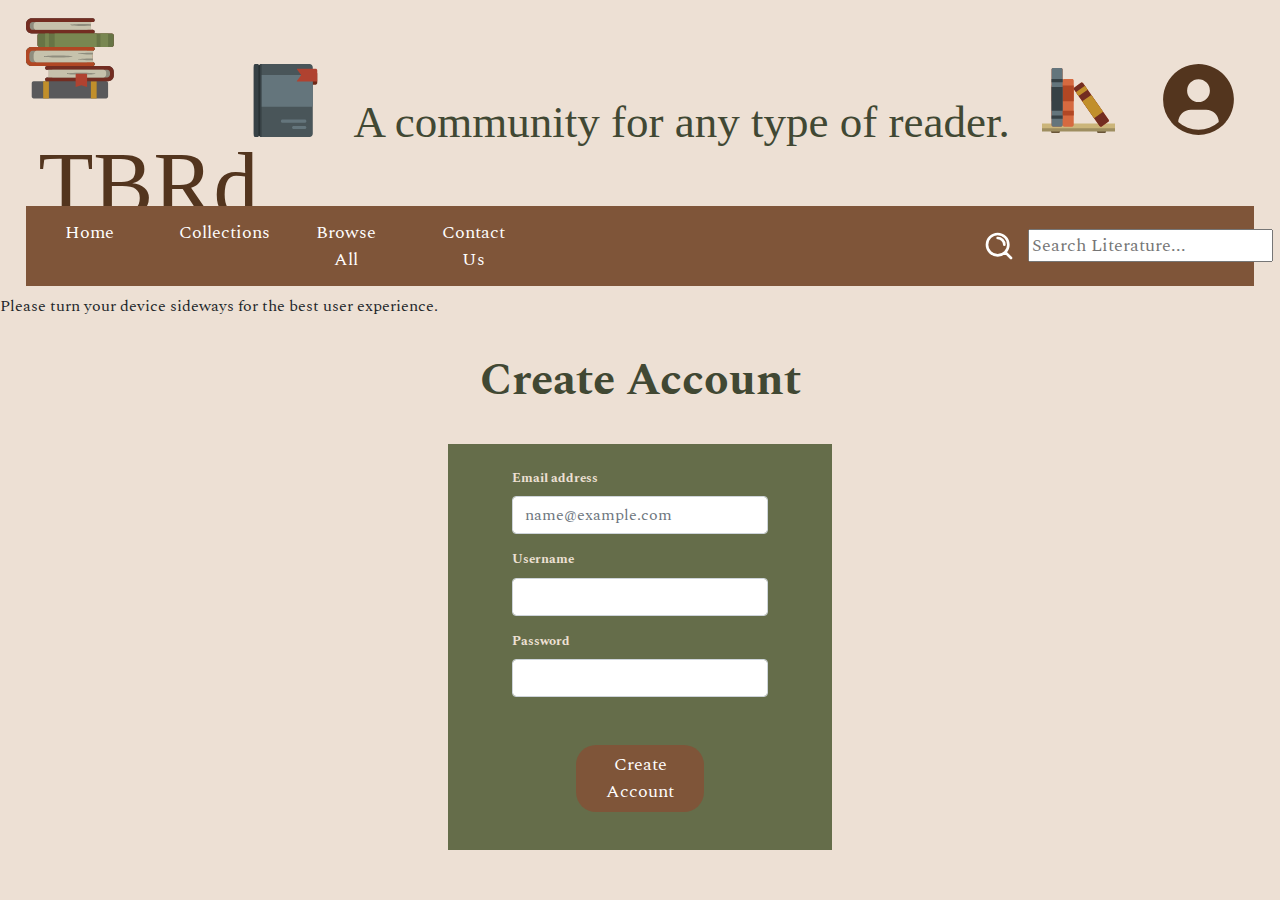
<file: frontend/loginPages/createAccount.html>
<html>

    <head>
        <link rel="stylesheet" href="https://cdn.jsdelivr.net/npm/bootstrap@4.3.1/dist/css/bootstrap.min.css" integrity="sha384-ggOyR0iXCbMQv3Xipma34MD+dH/1fQ784/j6cY/iJTQUOhcWr7x9JvoRxT2MZw1T" crossorigin="anonymous">
        
        <link rel="stylesheet" href="../style.css">

        <link rel="preconnect" href="https://fonts.googleapis.com">
        <link rel="preconnect" href="https://fonts.gstatic.com" crossorigin>
       <link href="https://fonts.googleapis.com/css2?family=Cedarville+Cursive&family=Homemade+Apple&family=Indie+Flower&family=Just+Another+Hand&family=Lato:ital,wght@0,100;0,300;0,400;0,700;0,900;1,100;1,300;1,400;1,700;1,900&family=Pacifico&display=swap" rel="stylesheet">
    </head>

    <body>

        <header>

            <div class="container-fluid aboveNavBar">
                <div class="d-flex justify-content-between align-items-center">

                    <div class="row left-div">
                        <a href="../index.html"><img class="site-logo-img" src="../images/logo.svg" alt="Logo"></a>
                        <a href="../index.html" class="site-logo-text">TBRd</a>
                    </div>

                    <div class="tagline"> 
                        <img src="../images/taglineLeft.svg" style="height: 90%;">
                        <p style="margin-left: 4%; margin-right: 4%; margin-top: 3%; white-space: nowrap;"> A community for any type of reader. </p>
                        <img src="../images/taglineRight.svg" style="height: 90%;">
                    </div>

                    <div class="dropdown d-flex justify-content-center right-div">
                        <button class="unstyled-button" data-toggle="dropdown">
                            <img class="PFPImg" id="navProfileImg" src="../images/loggedOutPFP.svg" alt="pfp">
                        </button>
                        <div class="dropdown-menu text-center">
                            <a class="dropdown-item" href="../userPages/profile.html">My Profile</a>
                            <a class="dropdown-item" href="../userPages/myReads.html">My Reads</a>
                            <a class="dropdown-item" href="../userPages/myCollections.html">My Collections</a>
                            <a class="dropdown-item" href="../userPages/settings.html">User Settings</a>
                            <div class="dropdown-item"> <hr style="background-color: var(--darkBrown);"> </div>
                            <a class="dropdown-item" href="../loginPages/login.html">Login / Create Account</a>
                            <a class="dropdown-item" href="../loginPages/login.html">Logout</a>
                        </div>
                    </div>

                </div>
            </div>

            <nav class="navbar navbar-expand-sm justify-content-center">

                <div class="container-fluid mainNavBar">

                    <div class="row align-items-left">
                        <ul class="navbar-nav">
                            <li class="nav-item">
                                <a href="../index.html">
                                    <button class="navBarTexts">Home</button>
                                </a>
                            </li>
                            <li class="nav-item">
                                <a href="../subpages/collections.html">
                                    <button class="navBarTexts">Collections</button>
                                </a>
                            </li>
                            <li class="nav-item">
                                <a href="../subpages/browse.html">
                                    <button class="navBarTexts">Browse All</button>
                                </a>
                            </li>
                            <li class="nav-item">
                                <a href="../subpages/contactUs.html">
                                    <button class="navBarTexts">Contact Us</button>
                                </a>
                            </li>
                        </ul>
                    </div>

                    <form class="d-flex justify-content-between align-items-center" style="margin: 0;">
                        <button type="submit" class="unstyled-button"> <img src="../images/search.svg" style="height: 3.5vh;"> </button>
                        <input type="text" placeholder="Search Literature..." name="search" id="searchInput">
                    </form>

                </div>

            </nav>

        </header>

        <!-- message to warn mobile users to turn their phone for best user experience -->
        <div class="portraitWarning">
            <p>Please turn your device sideways for the best user experience.</p>
        </div>

        <section>

            <h1 class="login-title">Create Account</h1>

            <section class="container login-container">

                <form id="signup-form">
                    <div class="form-group">
                        <label>Email address</label>
                        <input type="email" id="signup-email" class="form-control" placeholder="name@example.com" required />
                    </div>

                    <div class="form-group">
                        <label>Username</label>
                        <input type="text" id="signup-username" class="form-control" required />
                    </div>

                    <div class="form-group">
                        <label>Password</label>
                        <input type="password" id="signup-password" class="form-control" required />
                    </div>

                    <p id="signup-message" class="text-center mt-3" style="background-color: white;"></p>

                    <div class="text-center mt-5">
                        <button type="submit" class="main-button-brown-small">Create Account</button>
                    </div>
                </form>

            </section>
        </section>

        <!-- scripts for bootstrap JS content -->
        <script src="https://code.jquery.com/jquery-3.3.1.slim.min.js" crossorigin="anonymous"></script>
        <script src="https://cdn.jsdelivr.net/npm/popper.js@1.14.7/dist/umd/popper.min.js" crossorigin="anonymous"></script>
        <script src="https://cdn.jsdelivr.net/npm/bootstrap@4.3.1/dist/js/bootstrap.min.js" crossorigin="anonymous"></script>

        <!-- Script for checking user login and logout functionality-->
        <script type="module" src="../js/session.js"></script>

        <!-- Script for searching-->
        <script src="../js/search.js"></script>

        <!-- Script for settings changes -->
        <script type="module" src="../js/settings.js"></script>
      
        <script type="module">
            import { createClient } from "https://esm.sh/@supabase/supabase-js@2";
            const supabase = createClient("https://qguuhcavrukdmprrtxik.supabase.co", "eyJhbGciOiJIUzI1NiIsInR5cCI6IkpXVCJ9.eyJpc3MiOiJzdXBhYmFzZSIsInJlZiI6InFndXVoY2F2cnVrZG1wcnJ0eGlrIiwicm9sZSI6ImFub24iLCJpYXQiOjE3NTg3NDgxNjMsImV4cCI6MjA3NDMyNDE2M30.FHTmwOGGNX10cVmYf7toVIkqHCsc2IvnbzVHgHme408");

            const form = document.getElementById("signup-form");
            const message = document.getElementById("signup-message");

            form.addEventListener("submit", async (e) => {
                e.preventDefault();

                const email = document.getElementById("signup-email").value;
                const password = document.getElementById("signup-password").value;
                const username = document.getElementById("signup-username").value;

                const { data, error } = await supabase.auth.signUp({
                    email,
                    password,
                    options: { data: { username } },
                });

                if (error) {
                    message.textContent = `Error: ${error.message}`;
                    message.style.color = "red";
                } else { 
                    message.textContent = "Account created! Please check your email for confirmation.";
                    message.style.color = "green";
                }
            });
        </script>
    </body>

</html>
</file>
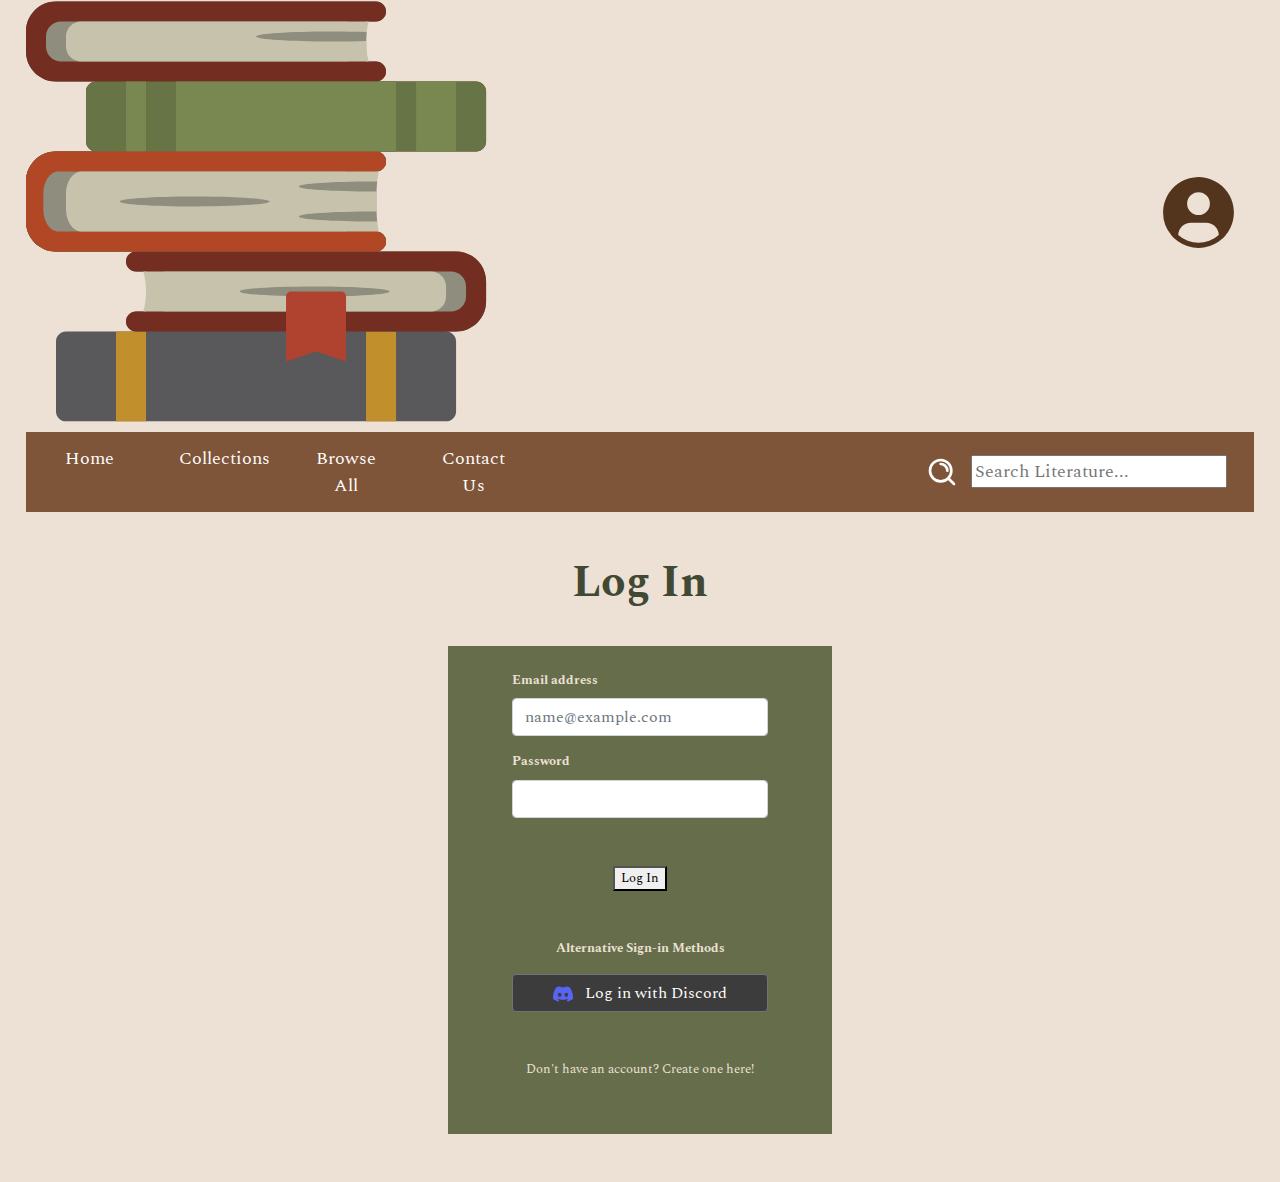
<file: frontend/loginPages/login.html>
<html>

    <head>
        <link rel="stylesheet" href="https://cdn.jsdelivr.net/npm/bootstrap@4.3.1/dist/css/bootstrap.min.css" integrity="sha384-ggOyR0iXCbMQv3Xipma34MD+dH/1fQ784/j6cY/iJTQUOhcWr7x9JvoRxT2MZw1T" crossorigin="anonymous">
        
        <link rel="stylesheet" href="../style.css">

        <link rel="preconnect" href="https://fonts.googleapis.com">
        <link rel="preconnect" href="https://fonts.gstatic.com" crossorigin>
       <link href="https://fonts.googleapis.com/css2?family=Cedarville+Cursive&family=Homemade+Apple&family=Indie+Flower&family=Just+Another+Hand&family=Lato:ital,wght@0,100;0,300;0,400;0,700;0,900;1,100;1,300;1,400;1,700;1,900&family=Pacifico&display=swap" rel="stylesheet">
    </head>

    <body>

        <header>

            <div class="container-fluid aboveNavBar">
                <div class="d-flex justify-content-between align-items-center">

                    <div class="row left-div">
                        <a href="../index.html"><img class="siteLogoImg" src="../images/logo.svg" alt="Logo"></a>
                        <a href="../index.html" class="siteLogoText">TBRd</a>
                    </div>

                    <div class="dropdown d-flex justify-content-center right-div">
                        <button class="unstyled-button" data-toggle="dropdown">
                            <img class="PFPImg" src="../images/loggedOutPFP.svg" alt="pfp">
                        </button>
                        <div class="dropdown-menu text-center">
                            <a class="dropdown-item" href="../userPages/profile.html">My Profile</a>
                            <a class="dropdown-item" href="../userPages/myReads.html">My Reads</a>
                            <a class="dropdown-item" href="../userPages/myCollections.html">My Collections</a>
                            <a class="dropdown-item" href="../userPages/settings.html">User Settings</a>
                            <div class="dropdown-item"> <hr style="background-color: var(--darkBrown);"> </div>
                            <a class="dropdown-item" href="../loginPages/login.html">Login / Create Account</a>
                            <a class="dropdown-item" href="../loginPages/login.html">Logout</a>
                        </div>
                    </div>

                </div>
            </div>

            <nav class="navbar navbar-expand-sm justify-content-center">

                <div class="container-fluid mainNavBar">

                    <div class="row align-items-left">
                        <ul class="navbar-nav">
                            <li class="nav-item">
                                <a href="index.html">
                                    <button class="navBarTexts">Home</button>
                                </a>
                            </li>
                            <li class="nav-item">
                                <a href="subpages/collections.html">
                                    <button class="navBarTexts">Collections</button>
                                </a>
                            </li>
                            <li class="nav-item">
                                <a href="subpages/browse.html">
                                    <button class="navBarTexts">Browse All</button>
                                </a>
                            </li>
                            <li class="nav-item">
                                <a href="subpages/.html">
                                    <button class="navBarTexts">Contact Us</button>
                                </a>
                            </li>
                        </ul>
                    </div>

                    <div class="d-flex justify-content-between align-items-center">
                        <img src="../images/search.svg" style="height: 3.5vh;">
                        <div class="search-container">
                            <input type="text" placeholder="Search Literature..." name="search" id="searchInput">
                        </div>
                    </div>

                </div>

            </nav>

        </header>

        <section>

            <h1 class="login-title">Log In</h1>

            <section class="container login-container mb-5">
                <form id="login-form">

                    <label>Email address</label>
                    <input type="email" id="login-email" class="form-control" placeholder="name@example.com" required />

                    <div class="form-group mt-3">
                        <label>Password</label>
                        <input type="password" id="login-password" class="form-control" required />
                    </div>

                    <p id="login-message" class="text-center mt-3" style="background-color: white;"></p>

                    <div class="text-center mt-5">
                        <button type ="submit" class="mainButtonBrownSmall mb-4">Log In</button>

                        <div class="text-center mt-4" style="font-weight: bold;">
                            Alternative Sign-in Methods
                            <button id="discord-login" class="btn btn-secondary w-100 mt-3 mb-5" style="background-color: rgb(61, 60, 60);">
                                <img src="../images/discord-icon.svg" alt="" style="height:20px; margin-right:8px;">
                                Log in with Discord
                            </button>
                        </div>
                        <p> 
                            <a href="createAccount.html"> Don't have an account? Create one here! </a>
                        </p>
                    </div>
                </form>
            </section>

        </section>

        <!-- scripts for bootstrap JS content -->
        <script src="https://code.jquery.com/jquery-3.3.1.slim.min.js" crossorigin="anonymous"></script>
        <script src="https://cdn.jsdelivr.net/npm/popper.js@1.14.7/dist/umd/popper.min.js" crossorigin="anonymous"></script>
        <script src="https://cdn.jsdelivr.net/npm/bootstrap@4.3.1/dist/js/bootstrap.min.js" crossorigin="anonymous"></script>

        <!-- Script for checking user login and logout functionality-->
        <script type="module" src="../js/session.js"></script>
        
        <!-- Script for searching-->
        <script src="../search.js"></script>   
      
        <script type="module">
            import { createClient } from "https://esm.sh/@supabase/supabase-js@2";
            const supabase = createClient("https://qguuhcavrukdmprrtxik.supabase.co", "eyJhbGciOiJIUzI1NiIsInR5cCI6IkpXVCJ9.eyJpc3MiOiJzdXBhYmFzZSIsInJlZiI6InFndXVoY2F2cnVrZG1wcnJ0eGlrIiwicm9sZSI6ImFub24iLCJpYXQiOjE3NTg3NDgxNjMsImV4cCI6MjA3NDMyNDE2M30.FHTmwOGGNX10cVmYf7toVIkqHCsc2IvnbzVHgHme408");

            const form = document.getElementById("login-form");
            const message = document.getElementById("login-message");

            form.addEventListener("submit", async (e) => {
                e.preventDefault();

                const email = document.getElementById("login-email").value;
                const password = document.getElementById("login-password").value;

                const { data, error } = await supabase.auth.signInWithPassword({ email, password });

                if (error) {
                    message.textContent = 'Error: ${error.message}';
                    message.style.color = "red";
                } else {
                    message.textContent = "Logged in successfully";
                    message.style.color = "green";

                    
                    setTimeout(() => (window.location.href = "../index.html"), 1000);
                }
            });

            document.getElementById("discord-login").addEventListener("click", async () => {
                const { data, error } = await supabase.auth.signInWithOAuth({
                    provider: "discord",
                    options: {
                        redirectTo: 'https://tbrd.onrender.com/index.html',
                    },
                });

                if (error) {
                    console.error("Discord login error:", error.message);
                } else {
                    console.log("Redirecting to Discord...");
                }
            });
        </script>

    </body>

</html>
</file>
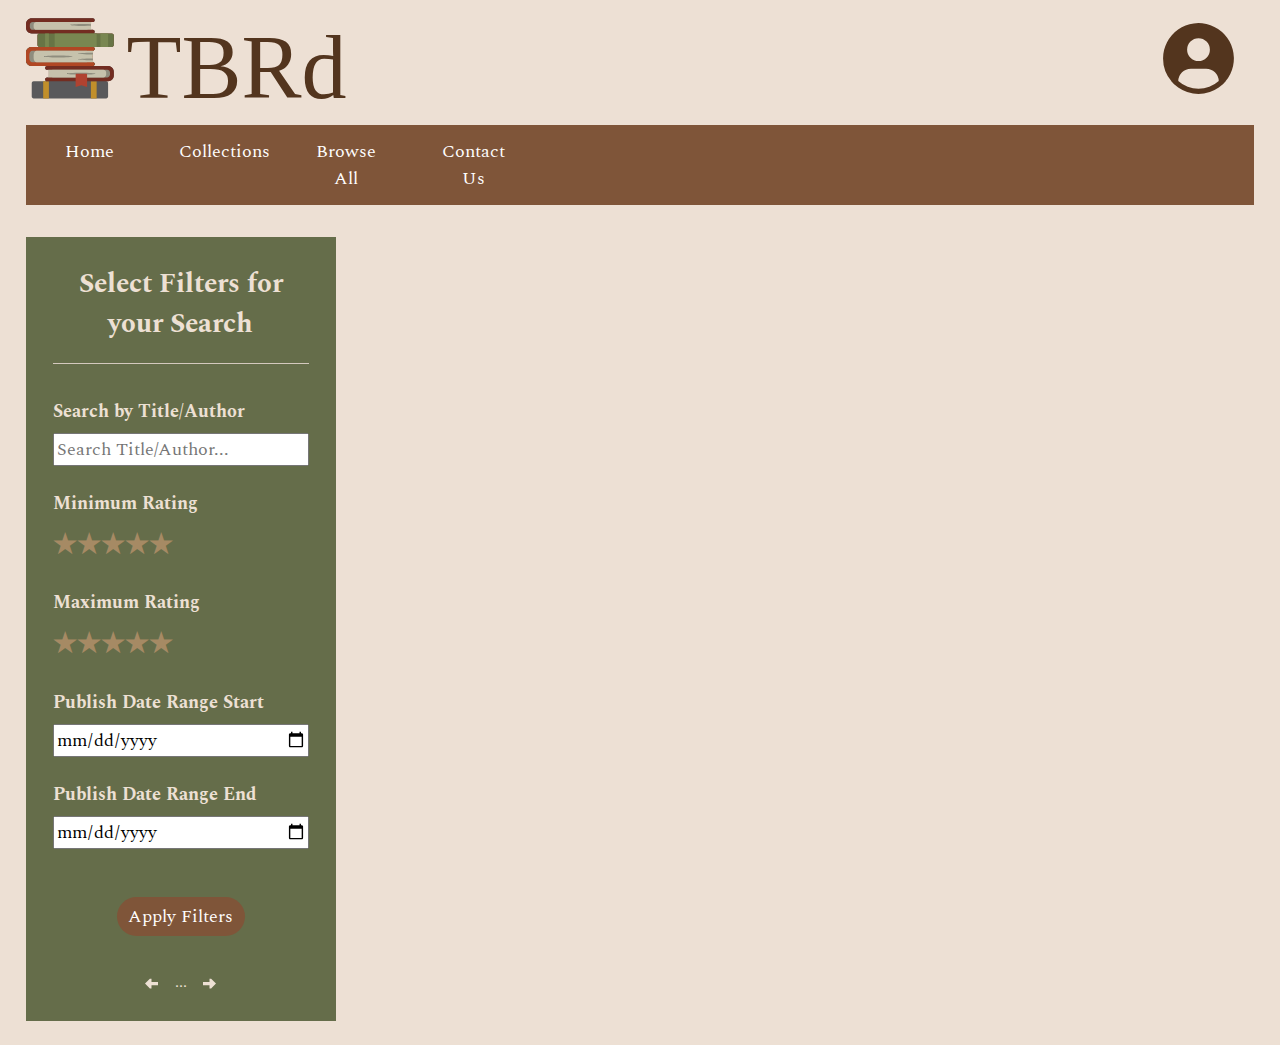
<file: frontend/subpages/browse.html>
<html>

    <head>
        <link rel="stylesheet" href="https://cdn.jsdelivr.net/npm/bootstrap@4.3.1/dist/css/bootstrap.min.css" integrity="sha384-ggOyR0iXCbMQv3Xipma34MD+dH/1fQ784/j6cY/iJTQUOhcWr7x9JvoRxT2MZw1T" crossorigin="anonymous">
        
        <link rel="stylesheet" href="../style.css">

        <link rel="preconnect" href="https://fonts.googleapis.com">
        <link rel="preconnect" href="https://fonts.gstatic.com" crossorigin>
       <link href="https://fonts.googleapis.com/css2?family=Cedarville+Cursive&family=Homemade+Apple&family=Indie+Flower&family=Just+Another+Hand&family=Lato:ital,wght@0,100;0,300;0,400;0,700;0,900;1,100;1,300;1,400;1,700;1,900&family=Pacifico&display=swap" rel="stylesheet">
    </head>

    <body>

        <header>

            <div class="container-fluid aboveNavBar">
                <div class="d-flex justify-content-between align-items-center">

                    <div class="row left-div">
                        <a href="../index.html"><img class="site-logo-img" src="../images/logo.svg" alt="Logo"></a>
                        <a href="../index.html" class="site-logo-text">TBRd</a>
                    </div>

                    <div class="dropdown d-flex justify-content-center right-div">
                        <button class="unstyled-button" data-toggle="dropdown">
                            <img class="PFPImg" src="../images/loggedOutPFP.svg" alt="pfp">
                        </button>
                        <div class="dropdown-menu text-center">
                            <a class="dropdown-item" href="../userPages/profile.html">My Profile</a>
                            <a class="dropdown-item" href="../userPages/myReads.html">My Reads</a>
                            <a class="dropdown-item" href="../userPages/myCollections.html">My Collections</a>
                            <a class="dropdown-item" href="../userPages/settings.html">User Settings</a>
                            <div class="dropdown-item"> <hr style="background-color: var(--darkBrown);"> </div>
                            <a class="dropdown-item" href="../loginPages/login.html">Login / Create Account</a>
                            <a class="dropdown-item" href="../loginPages/login.html">Logout</a>
                        </div>
                    </div>

                </div>
            </div>

            <nav class="navbar navbar-expand-sm justify-content-center">

                <div class="container-fluid mainNavBar">

                    <div class="row align-items-left">
                        <ul class="navbar-nav">
                            <li class="nav-item">
                                <a href="../index.html">
                                    <button class="navBarTexts">Home</button>
                                </a>
                            </li>
                            <li class="nav-item">
                                <a href="collections.html">
                                    <button class="navBarTexts">Collections</button>
                                </a>
                            </li>
                            <li class="nav-item">
                                <a href="browse.html">
                                    <button class="navBarTexts">Browse All</button>
                                </a>
                            </li>
                            <li class="nav-item">
                                <a href="contactUs.html">
                                    <button class="navBarTexts">Contact Us</button>
                                </a>
                            </li>
                        </ul>
                    </div>

                </div>

            </nav>

        </header>

        <section class="d-flex flex-column align-items-center text-center">

            <div class="section-content-holder-clear mt-4 mb-4">

                <div class="browserContainer" id="results">

                    <div class="filter">
                        <div class="filterTitle mb-0"> Select Filters for your Search </div>
                        <hr style="background-color: var(--offWhite); width: 100%;" class="mt-0">
                        <form>
                            <fieldset class="mb-4">
                                <label> Search by Title/Author </label>
                                <input type="text" placeholder="Search Title/Author..." name="search" id="searchInput" style="margin-left: 0;">
                            </fieldset>
                            <fieldset class="mb-3">
                                <label> Minimum Rating </label> <br>
                                <div class="stars">
                                    <input type="radio" id="min5" name="minRating" value="5"> <label for="min5" style="font-size: 3vh;">&#9733;</label>
                                    <input type="radio" id="min4" name="minRating" value="4"> <label for="min4" style="font-size: 3vh;">&#9733;</label>
                                    <input type="radio" id="min3" name="minRating" value="3"> <label for="min3" style="font-size: 3vh;">&#9733;</label>
                                    <input type="radio" id="min2" name="minRating" value="2"> <label for="min2" style="font-size: 3vh;">&#9733;</label>
                                    <input type="radio" id="min1" name="minRating" value="1"> <label for="min1" style="font-size: 3vh;">&#9733;</label>
                                </div>
                            </fieldset>
                            <fieldset class="mb-3">
                                <label> Maximum Rating </label> <br>
                                <div class="stars">
                                    <input type="radio" id="max5" name="maxRating" value="5"> <label for="max5" style="font-size: 3vh;">&#9733;</label>
                                    <input type="radio" id="max4" name="maxRating" value="4"> <label for="max4" style="font-size: 3vh;">&#9733;</label>
                                    <input type="radio" id="max3" name="maxRating" value="3"> <label for="max3" style="font-size: 3vh;">&#9733;</label>
                                    <input type="radio" id="max2" name="maxRating" value="2"> <label for="max2" style="font-size: 3vh;">&#9733;</label>
                                    <input type="radio" id="max1" name="maxRating" value="1"> <label for="max1" style="font-size: 3vh;">&#9733;</label>
                                </div>
                            </fieldset>
                            <fieldset class="mb-4">
                                <label> Publish Date Range Start </label> 
                                <input type="date" id="pubDateStart" style="margin-left: 0;">
                            </fieldset>
                            <fieldset class="mb-5">
                                <label> Publish Date Range End </label> 
                                <input type="date" id="pubDateEnd" style="margin-left: 0;">
                            </fieldset>
                            <fieldset class="d-flex justify-content-center">
                                <button type="submit" class="main-button-brown-small">Apply Filters</button> 
                            </fieldset>
                        </form>
                        <div class="flexBottom">
                            <button class="unstyled-button" id="backPage"><img src="../images/left.svg" style="width: 1vw;"></button>
                            <span style="margin-left: 1vw; margin-right: 1vw;" id="pager"> ... </span>
                            <button class="unstyled-button" id="nextPage"><img src="../images/right.svg" style="width: 1vw;"></button>
                        </div>
                    </div>

                </div>

                <!-- Popup Backdrop -->
                <div id="popupBackdrop" class="popupBackdrop"></div>
                <!-- Popup -->
                <div id="popup" class="popup">
                    <div class="popupContentCollection">
                        <h1 style="font-weight: bold;" id="collectionTitle">Add [book_title] to Collections</h1>
                        <hr style="background-color: var(--offWhite); width: 80%;" class="mb-4">
                        <form>     
                            <fieldset class="mb-4">
                                <label> Choose the collections to add this literature to. </label> <br>
                                <div class="collectionContainer">
                                    <input type="checkbox" class="collectionSelection m-3" id="c1">
                                    <img src="../images/collections/1.svg" class="collectionImg">
                                    <p class="collectionTitle">Collection Title 1</p>
                                </div>
                                <div class="collectionContainer">
                                    <input type="checkbox" class="collectionSelection m-3" id="c2">
                                    <img src="../images/collections/11.svg" class="collectionImg">
                                    <p class="collectionTitle">Collection Title 2</p>
                                </div>
                                <div class="collectionContainer">
                                    <input type="checkbox" class="collectionSelection m-3" id="c3">
                                    <img src="../images/collections/7.svg" class="collectionImg">
                                    <p class="collectionTitle">Collection Title 3</p>
                                </div>
                                <div class="collectionContainer">
                                    <input type="checkbox" class="collectionSelection m-3" id="c4">
                                    <img src="../images/collections/10.svg" class="collectionImg">
                                    <p class="collectionTitle">Collection Title 4</p>
                                </div>
                                <div class="collectionContainer">
                                    <input type="checkbox" class="collectionSelection m-3" id="c5">
                                    <img src="../images/collections/4.svg" class="collectionImg">
                                    <p class="collectionTitle">Collection Title 5</p>
                                </div>
                            </fieldset>
                            <button type="submit" class="main-button-brown-small mb-4" id="submitCollectionChoice">Choose Collections</button>
                        </form>
                    </div>
                    <div class="popupContentReview">
                        <h1 style="font-weight: bold;" id="reviewTitle">Review [book_title]</h1>
                        <hr style="background-color: var(--offWhite); width: 80%;" class="mb-4">
                        <form>     
                            <fieldset class="mb-4">
                                <label> Rate this literature out of 5 stars. </label> <br>
                                <div class="stars">
                                    <input type="radio" id="given5" name="givenRating" value="5"> <label for="given5" style="font-size: 4vh;">&#9733;</label>
                                    <input type="radio" id="given4" name="givenRating" value="4"> <label for="given4" style="font-size: 4vh;">&#9733;</label>
                                    <input type="radio" id="given3" name="givenRating" value="3"> <label for="given3" style="font-size: 4vh;">&#9733;</label>
                                    <input type="radio" id="given2" name="givenRating" value="2"> <label for="given2" style="font-size: 4vh;">&#9733;</label>
                                    <input type="radio" id="given1" name="givenRating" value="1"> <label for="given1" style="font-size: 4vh;">&#9733;</label>
                                </div>
                            </fieldset>
                            <fieldset class="mb-4">
                                <label> What date did you finish reading this literature? </label> <br>
                                <input type="date" id="readDate" style="margin-left: 0;">
                            </fieldset>
                            <fieldset class="mb-4">
                                <label> Share your thoughts on this literature. </label>
                                <textarea rows="5" style="width: 75%;" id="reviewText"></textarea>
                            </fieldset>
                            <button type="submit" class="main-button-brown-small mb-4" id="submitReview">Submit Review</button>
                        </form>
                    </div>
                    <span class="close">&times;</span>
                </div>

            </div>

        </section>

        <!-- scripts for bootstrap JS content -->
        <script src="https://code.jquery.com/jquery-3.3.1.slim.min.js" crossorigin="anonymous"></script>
        <script src="https://cdn.jsdelivr.net/npm/popper.js@1.14.7/dist/umd/popper.min.js" crossorigin="anonymous"></script>
        <script src="https://cdn.jsdelivr.net/npm/bootstrap@4.3.1/dist/js/bootstrap.min.js" crossorigin="anonymous"></script>
        
        <!-- Script for searching-->
        <script src="../search.js"></script>

        <!-- Script for checking user login and logout functionality-->
        <script type="module" src="../js/session.js"></script>

        <script>
            document.addEventListener("DOMContentLoaded", async () => {
                const urlParams = new URLSearchParams(window.location.search);
                const query = urlParams.get("search");
                const pageCurrent = Number(urlParams.get("page"));
                const searchInput = document.getElementById("searchInput");
                const resultsDiv = document.getElementById("results");
                let pageTotal = 0;

                if (searchInput && query) {
                    searchInput.value = query;
                }

                if (!query || !resultsDiv) return;

                try {
                    const response = await fetch(`/book_router/search?q=${encodeURIComponent(query)}&limit=50&page=1`);
                    if (!response.ok) throw new Error("Network response not ok");

                    const data = await response.json();

                    const resultsCol = document.createElement("div");
                    resultsCol.classList.add("resultsCol");

                    if (data.results && data.results.length > 0) {

                        const bookPerPage = 5;
                        pageTotal = Math.ceil(data.results.length / bookPerPage);
                        let pager = document.getElementById("pager");
                        pager.innerHTML = `${pageCurrent} / ${pageTotal}`;

                        let i = 0;
                        data.results.forEach(book => {
                            i += 1;
                            if (i > ((pageCurrent-1) * bookPerPage) && i <= (pageCurrent * bookPerPage)) {
                                const bookDiv = document.createElement("div");
                                bookDiv.classList.add("lit");

                                bookDiv.innerHTML = `
                                    <div class="coverImgContainer">
                                        <img src="${book.cover || "../images/bookCoverDefault.svg"}" class="coverImage">
                                    </div>
                                    <div class="litTitle">${book.title || 'No Title'}</div>
                                    <div class="litAuthor">By ${book.authors ? book.authors.join(", ") : 'Unknown'}</div>
                                    <div class="litRating">
                                        &#9733; &#9733; &#9733; &#9733; &#9733; | <a href="#">View Reviews (10)</a>
                                    </div>
                                    <div class="iconsContainer">
                                        <button class="unstyled-button openCollectionPopup">
                                            <img class="icon" src="../images/addToCollection.svg" title="Add to Collection">
                                        </button>
                                        <button type="button" class="unstyled-button openReviewPopup">
                                            <img class="icon" src="../images/review.svg" title="Leave a Review">
                                        </button>
                                    </div>
                                `;
                                resultsCol.appendChild(bookDiv);
                            }
                        });
                    } else {
                        resultsCol.innerHTML = "<p>No results found.</p>";
                    }

                    resultsDiv.appendChild(resultsCol);
                } catch (error) {
                    console.error("Search failed:", error);
                    resultsDiv.innerHTML = "<p>An error occurred while searching.</p>";
                }

                // add event listeners to results
                document.addEventListener("click", e => {
                    if (e.target.closest(".openReviewPopup") || e.target.closest(".openCollectionPopup")) {
                        // dynamic titles
                        const litDiv = e.target.closest(".lit");
                        const titleText = litDiv.querySelector(".litTitle").textContent.trim();
                        const title = document.getElementById("reviewTitle");
                        title.innerHTML = `Review "${titleText}"`;

                        // grab elements
                        const popup = document.getElementById("popup");
                        const popupBackdrop = document.getElementById("popupBackdrop"); 
                        const popupContentReview = popup.querySelector(".popupContentReview"); 
                        const popupContentCollection = popup.querySelector(".popupContentCollection"); 

                        // make needed elements visable
                        popup.style.display = "grid";
                        popupBackdrop.style.display = "block";

                        if (e.target.closest(".openReviewPopup")) { popupContentReview.style.display = "flex"; }
                        if (e.target.closest(".openCollectionPopup")) { popupContentCollection.style.display = "flex"; }
                    }
                    if (e.target.closest(".close")) {
                        // grab elements
                        const popup = document.getElementById("popup");
                        const popupBackdrop = document.getElementById("popupBackdrop"); 
                        const popupContentReview = popup.querySelector(".popupContentReview"); 
                        const popupContentCollection = popup.querySelector(".popupContentCollection"); 

                        // make popups invisible
                        popup.style.display = "none";
                        popupBackdrop.style.display = "none";
                        popupContentReview.style.display = "none"; popupContentCollection.style.display = "none";
                    }
                });

                const back = document.getElementById("backPage");
                back.addEventListener("click", (event) => {
                    if (pageCurrent >= 2) {
                        window.location.href = `/subpages/browse.html?search=${encodeURIComponent(query)}&page=${pageCurrent - 1}`;
                    }
                    else {
                        window.location.href = `/subpages/browse.html?search=${encodeURIComponent(query)}&page=${pageCurrent}`;
                    }

                });

                const next = document.getElementById("nextPage");
                next.addEventListener("click", (event) => {
                    if (pageCurrent < pageTotal) {
                        window.location.href = `/subpages/browse.html?search=${encodeURIComponent(query)}&page=${pageCurrent + 1}`;
                    }
                    else {
                        window.location.href = `/subpages/browse.html?search=${encodeURIComponent(query)}&page=${pageCurrent}`;
                    }

                });
            });
        </script>

    </body>

</html>
</file>
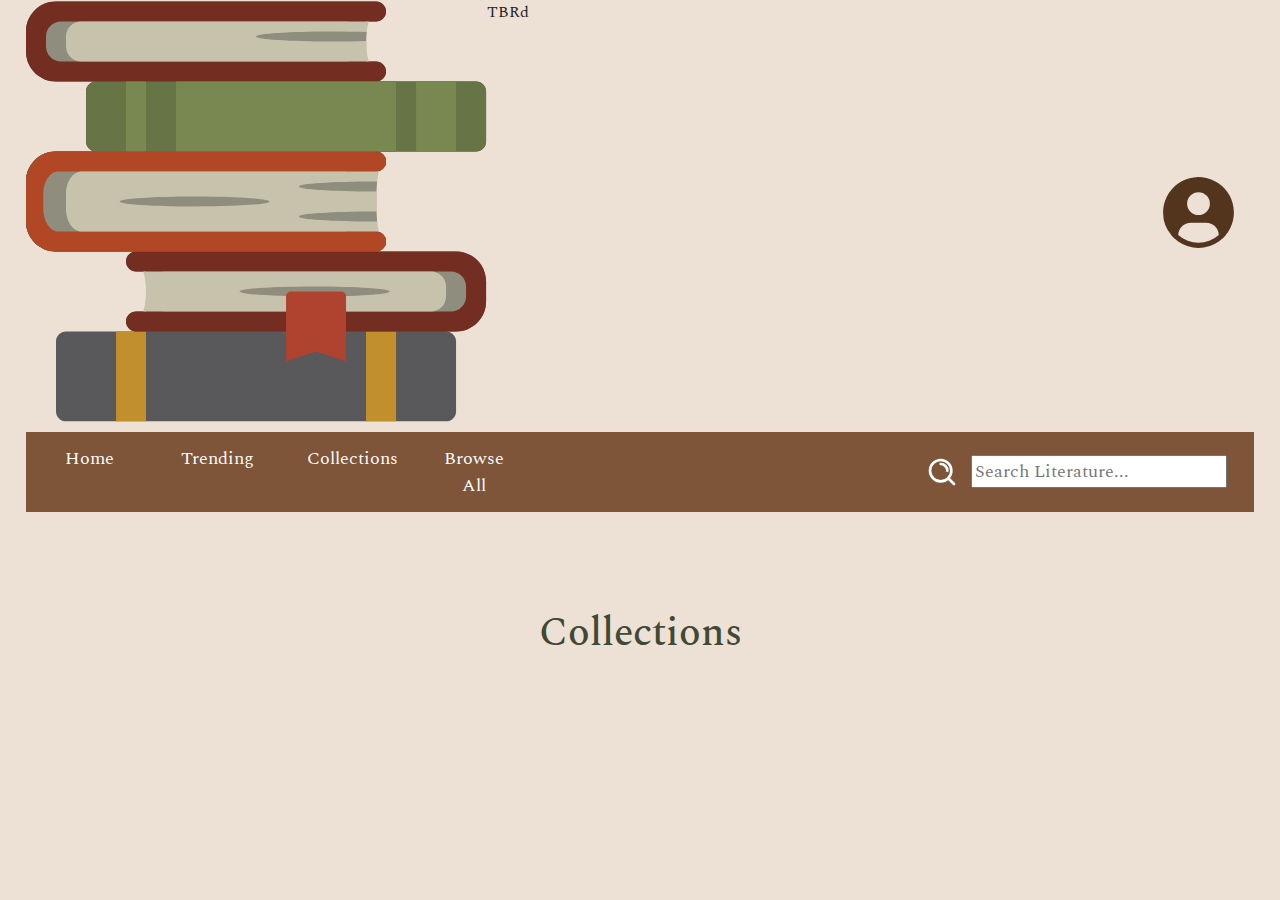
<file: frontend/subpages/collections.html>
<html>

    <head>
        <link rel="stylesheet" href="https://cdn.jsdelivr.net/npm/bootstrap@4.3.1/dist/css/bootstrap.min.css" integrity="sha384-ggOyR0iXCbMQv3Xipma34MD+dH/1fQ784/j6cY/iJTQUOhcWr7x9JvoRxT2MZw1T" crossorigin="anonymous">
        
        <link rel="stylesheet" href="../style.css">

        <link rel="preconnect" href="https://fonts.googleapis.com">
        <link rel="preconnect" href="https://fonts.gstatic.com" crossorigin>
       <link href="https://fonts.googleapis.com/css2?family=Cedarville+Cursive&family=Homemade+Apple&family=Indie+Flower&family=Just+Another+Hand&family=Lato:ital,wght@0,100;0,300;0,400;0,700;0,900;1,100;1,300;1,400;1,700;1,900&family=Pacifico&display=swap" rel="stylesheet">
    </head>

    <body>

        <header>

            <div class="container-fluid aboveNavBar">
                <div class="d-flex justify-content-between align-items-center">

                    <div class="row left-div">
                        <img class="siteLogoImg" src="../images/logo.svg" alt="Logo">
                        <div class="siteLogoText">TBRd</div>
                    </div>

                    <div class="dropdown d-flex justify-content-center right-div">
                        <button class="unstyled-button" data-toggle="dropdown">
                            <img class="PFPImg" src="../images/loggedOutPFP.svg" alt="pfp">
                        </button>
                        <div class="dropdown-menu text-center">
                            <a class="dropdown-item" href="../userPages/profile.html">My Profile</a>
                            <a class="dropdown-item" href="../userPages/myReads.html">My Reads</a>
                            <a class="dropdown-item" href="../userPages/myCollections.html">My Collections</a>
                            <a class="dropdown-item" href="../userPages/settings.html">User Settings</a>
                            <div class="dropdown-item"> <hr style="background-color: var(--darkBrown);"> </div>
                            <a class="dropdown-item" href="../loginPages/login.html">Login / Create Account</a>
                            <a class="dropdown-item" href="../loginPages/login.html">Logout</a>
                        </div>
                    </div>

                </div>
            </div>

            <nav class="navbar navbar-expand-sm justify-content-center">

                <div class="container-fluid mainNavBar">

                    <div class="row align-items-left">
                        <ul class="navbar-nav">
                            <li class="nav-item">
                                <a href="../index.html">
                                    <button class="navBarTexts">Home</button>
                                </a>
                            </li>
                            <li class="nav-item">
                                <a href="../subpages/trending.html">
                                    <button class="navBarTexts">Trending</button>
                                </a>
                            </li>
                            <li class="nav-item">
                                <a href="../subpages/collections.html">
                                    <button class="navBarTexts">Collections</button>
                                </a>
                            </li>
                            <li class="nav-item">
                                <a href="../subpages/browse.html">
                                    <button class="navBarTexts">Browse All</button>
                                </a>
                            </li>
                        </ul>
                    </div>

                    <div class="d-flex justify-content-between align-items-center">
                        <img src="../images/search.svg" style="height: 3.5vh;">
                        <div class="search-container">
                            <input type="text" placeholder="Search Literature..." name="search">
                        </div>
                    </div>

                </div>

            </nav>

        </header>

        <section>

            <div class="title-text"><h1>Collections</h1></div>

        </section>

        <!-- scripts for bootstrap JS content -->
        <script src="https://code.jquery.com/jquery-3.3.1.slim.min.js" crossorigin="anonymous"></script>
        <script src="https://cdn.jsdelivr.net/npm/popper.js@1.14.7/dist/umd/popper.min.js" crossorigin="anonymous"></script>
        <script src="https://cdn.jsdelivr.net/npm/bootstrap@4.3.1/dist/js/bootstrap.min.js" crossorigin="anonymous"></script>

    </body>

</html>
</file>
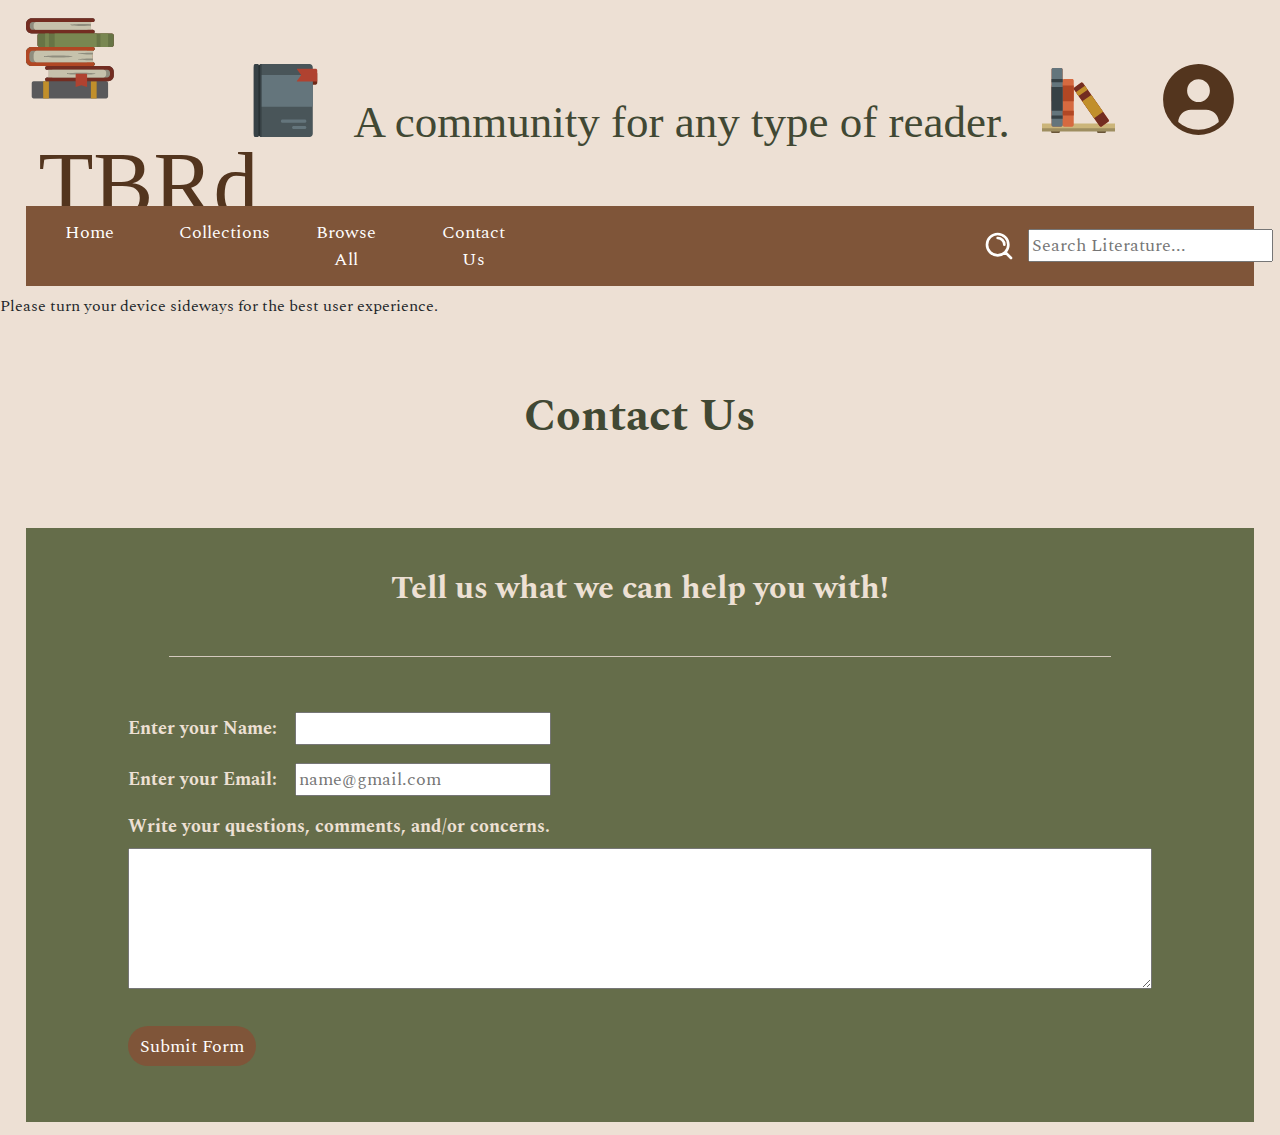
<file: frontend/subpages/contactUs.html>
<html>

    <head>
        <link rel="stylesheet" href="https://cdn.jsdelivr.net/npm/bootstrap@4.3.1/dist/css/bootstrap.min.css" integrity="sha384-ggOyR0iXCbMQv3Xipma34MD+dH/1fQ784/j6cY/iJTQUOhcWr7x9JvoRxT2MZw1T" crossorigin="anonymous">
        
        <link rel="stylesheet" href="../style.css">

        <link rel="preconnect" href="https://fonts.googleapis.com">
        <link rel="preconnect" href="https://fonts.gstatic.com" crossorigin>
       <link href="https://fonts.googleapis.com/css2?family=Cedarville+Cursive&family=Homemade+Apple&family=Indie+Flower&family=Just+Another+Hand&family=Lato:ital,wght@0,100;0,300;0,400;0,700;0,900;1,100;1,300;1,400;1,700;1,900&family=Pacifico&display=swap" rel="stylesheet">
    </head>

    <body>

        <header>

            <div class="container-fluid aboveNavBar">
                <div class="d-flex justify-content-between align-items-center">

                    <div class="row left-div">
                        <a href="../index.html"><img class="site-logo-img" src="../images/logo.svg" alt="Logo"></a>
                        <a href="../index.html" class="site-logo-text">TBRd</a>
                    </div>

                    <div class="tagline"> 
                        <img src="../images/taglineLeft.svg" style="height: 90%;">
                        <p style="margin-left: 4%; margin-right: 4%; margin-top: 3%; white-space: nowrap;"> A community for any type of reader. </p>
                        <img src="../images/taglineRight.svg" style="height: 90%;">
                    </div>

                    <div class="dropdown d-flex justify-content-center right-div">
                        <button class="unstyled-button" data-toggle="dropdown">
                            <img class="PFPImg" id="navProfileImg" src="../images/loggedOutPFP.svg" alt="pfp">
                        </button>
                        <div class="dropdown-menu text-center">
                            <a class="dropdown-item" href="../userPages/profile.html">My Profile</a>
                            <a class="dropdown-item" href="../userPages/myReads.html">My Reads</a>
                            <a class="dropdown-item" href="../userPages/myCollections.html">My Collections</a>
                            <a class="dropdown-item" href="../userPages/settings.html">User Settings</a>
                            <div class="dropdown-item"> <hr style="background-color: var(--darkBrown);"> </div>
                            <a class="dropdown-item" href="../loginPages/login.html">Login / Create Account</a>
                            <a class="dropdown-item" href="../loginPages/login.html">Logout</a>
                        </div>
                    </div>

                </div>
            </div>

            <nav class="navbar navbar-expand-sm justify-content-center">

                <div class="container-fluid mainNavBar">

                    <div class="row align-items-left">
                        <ul class="navbar-nav">
                            <li class="nav-item">
                                <a href="../index.html">
                                    <button class="navBarTexts">Home</button>
                                </a>
                            </li>
                            <li class="nav-item">
                                <a href="collections.html">
                                    <button class="navBarTexts">Collections</button>
                                </a>
                            </li>
                            <li class="nav-item">
                                <a href="browse.html">
                                    <button class="navBarTexts">Browse All</button>
                                </a>
                            </li>
                            <li class="nav-item">
                                <a href="contactUs.html">
                                    <button class="navBarTexts">Contact Us</button>
                                </a>
                            </li>
                        </ul>
                    </div>

                    <form class="d-flex justify-content-between align-items-center" style="margin: 0;">
                        <button type="submit" class="unstyled-button"> <img src="../images/search.svg" style="height: 3.5vh;"> </button>
                        <input type="text" placeholder="Search Literature..." name="search" id="searchInput">
                    </form>

                </div>

            </nav>

        </header>

        <!-- message to warn mobile users to turn their phone for best user experience -->
        <div class="portraitWarning">
            <p>Please turn your device sideways for the best user experience.</p>
        </div>

        <section>

            <h2 class="sub-title-text" style="font-weight: bold;"> Contact Us </h2>

            <div class="d-flex flex-column align-items-center text-center">
                <div class="section-content-holder-green" style="padding-bottom: 0;">

                    <p> <h2 style="font-weight: bold; margin: 1vw;" class="mb-5"> Tell us what we can help you with! </h2> </p>
                    <hr style="background-color: var(--offWhite); width: 80%;">
                    <form action="https://api.web3forms.com/submit" method="POST" class="contactForm">
                        <input type="hidden" name="access_key" value="dcfb9d3f-c1fc-4e7b-b21f-154d4167dba7">
                        <fieldset>
                            <label> Enter your Name: </label>
                            <input type="text" name="name" required>
                        </fieldset>
                        <fieldset>
                            <label> Enter your Email: </label>
                            <input type="email" name="email" placeholder="name@gmail.com" required>
                        </fieldset>
                        <fieldset>
                            <label> Write your questions, comments, and/or concerns. </label>
                            <textarea name="message" rows="5" style="width: 100%;" required></textarea>
                        </fieldset>
                        <fieldset>
                            <button type="submit" class="main-button-brown-small mt-4">Submit Form</button>
                        </fieldset>
                    </form>

                </div>
            </div>

        </section>

        <!-- scripts for bootstrap JS content -->
        <script src="https://code.jquery.com/jquery-3.3.1.slim.min.js" crossorigin="anonymous"></script>
        <script src="https://cdn.jsdelivr.net/npm/popper.js@1.14.7/dist/umd/popper.min.js" crossorigin="anonymous"></script>
        <script src="https://cdn.jsdelivr.net/npm/bootstrap@4.3.1/dist/js/bootstrap.min.js" crossorigin="anonymous"></script>
        
        <!-- Script for searching-->
        <script src="../js/search.js"></script>

        <!-- Script for checking user login and logout functionality-->
        <script type="module" src="../js/session.js"></script>

        <!-- Script for settings changes -->
        <script type="module" src="../js/settings.js"></script>

    </body>

</html>
</file>
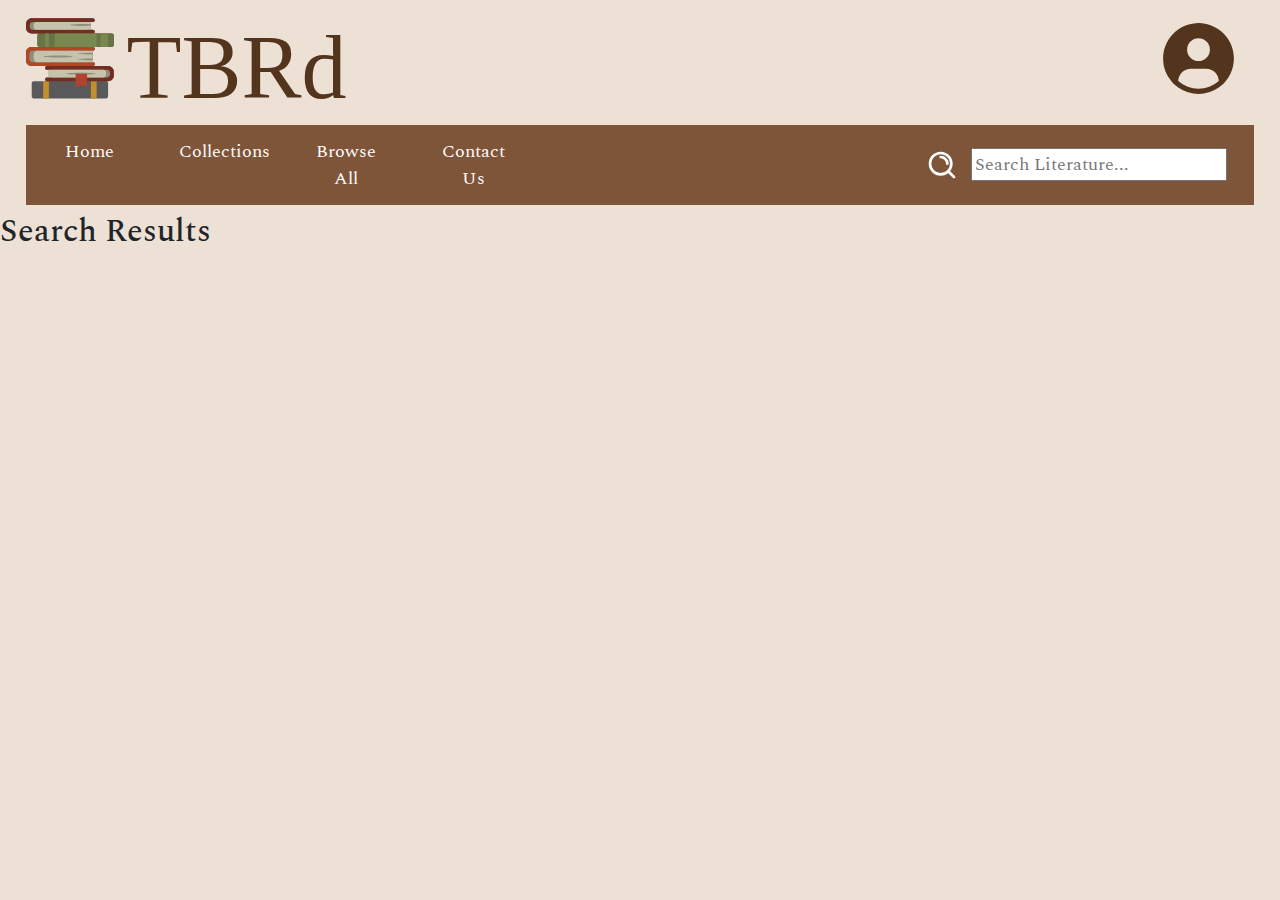
<file: frontend/subpages/search.html>
<html>

    <head>
        <link rel="stylesheet" href="https://cdn.jsdelivr.net/npm/bootstrap@4.3.1/dist/css/bootstrap.min.css" integrity="sha384-ggOyR0iXCbMQv3Xipma34MD+dH/1fQ784/j6cY/iJTQUOhcWr7x9JvoRxT2MZw1T" crossorigin="anonymous">
        
        <link rel="stylesheet" href="../style.css">

        <link rel="preconnect" href="https://fonts.googleapis.com">
        <link rel="preconnect" href="https://fonts.gstatic.com" crossorigin>
       <link href="https://fonts.googleapis.com/css2?family=Cedarville+Cursive&family=Homemade+Apple&family=Indie+Flower&family=Just+Another+Hand&family=Lato:ital,wght@0,100;0,300;0,400;0,700;0,900;1,100;1,300;1,400;1,700;1,900&family=Pacifico&display=swap" rel="stylesheet">
    </head>

    <body>

        <header>

            <div class="container-fluid aboveNavBar">
                <div class="d-flex justify-content-between align-items-center">

                    <div class="row left-div">
                        <a href="../index.html"><img class="site-logo-img" src="../images/logo.svg" alt="Logo"></a>
                        <a href="../index.html" class="site-logo-text">TBRd</a>
                    </div>

                    <div class="dropdown d-flex justify-content-center right-div">
                        <button class="unstyled-button" data-toggle="dropdown">
                            <img class="PFPImg" src="../images/loggedOutPFP.svg" alt="pfp">
                        </button>
                        <div class="dropdown-menu text-center">
                            <a class="dropdown-item" href="../userPages/profile.html">My Profile</a>
                            <a class="dropdown-item" href="../userPages/myReads.html">My Reads</a>
                            <a class="dropdown-item" href="../userPages/myCollections.html">My Collections</a>
                            <a class="dropdown-item" href="../userPages/settings.html">User Settings</a>
                            <div class="dropdown-item"> <hr style="background-color: var(--darkBrown);"> </div>
                            <a class="dropdown-item" href="../loginPages/login.html">Login / Create Account</a>
                            <a class="dropdown-item" href="../loginPages/login.html">Logout</a>
                        </div>
                    </div>

                </div>
            </div>

            <nav class="navbar navbar-expand-sm justify-content-center">

                <div class="container-fluid mainNavBar">

                    <div class="row align-items-left">
                        <ul class="navbar-nav">
                            <li class="nav-item">
                                <a href="../index.html">
                                    <button class="navBarTexts">Home</button>
                                </a>
                            </li>
                            <li class="nav-item">
                                <a href="collections.html">
                                    <button class="navBarTexts">Collections</button>
                                </a>
                            </li>
                            <li class="nav-item">
                                <a href="browse.html">
                                    <button class="navBarTexts">Browse All</button>
                                </a>
                            </li>
                            <li class="nav-item">
                                <a href="contactUs.html">
                                    <button class="navBarTexts">Contact Us</button>
                                </a>
                            </li>
                        </ul>
                    </div>

                    <div class="d-flex justify-content-between align-items-center">
                        <img src="../images/search.svg" style="height: 3.5vh;">
                        <div class="search-container">
                            <input type="text" placeholder="Search Literature..." name="search" id="searchInput">
                        </div>
                    </div>

                </div>

            </nav>

        </header>

        <section>

            <h2>Search Results</h2>
            <div id="searchResults"></div>
        </section>


        

        <!-- scripts for bootstrap JS content -->
        <script src="https://code.jquery.com/jquery-3.3.1.slim.min.js" crossorigin="anonymous"></script>
        <script src="https://cdn.jsdelivr.net/npm/popper.js@1.14.7/dist/umd/popper.min.js" crossorigin="anonymous"></script>
        <script src="https://cdn.jsdelivr.net/npm/bootstrap@4.3.1/dist/js/bootstrap.min.js" crossorigin="anonymous"></script>

        <!-- Script for checking user login and logout functionality-->
        <script type="module" src="../js/session.js"></script>
        
        <script>
                document.addEventListener("DOMContentLoaded", async () => {
                    const urlParams = new URLSearchParams(window.location.search);
                    const query = urlParams.get("q");

                    const searchInput = document.getElementById("searchInput");
                    if (searchInput && query) {
                        searchInput.value = query; // pre-fill input
                    }

                    const resultsDiv = document.getElementById("searchResults");

                    if (!query || !resultsDiv) return;

                    try {
                        const response = await fetch(`/book_router/search?q=${encodeURIComponent(query)}&limit=10&page=1`);
                        const data = await response.json();

                        resultsDiv.innerHTML = "";

                        if (data.results && data.results.length > 0) {
                            data.results.forEach(book => {
                                const bookDiv = document.createElement("div");
                                bookDiv.classList.add("card", "mb-2", "p-2");

                                bookDiv.innerHTML = `
                                    <div class="d-flex align-items-center">
                                        <img src="${book.cover || 'https://via.placeholder.com/100x150?text=No+Cover'}" class="mr-3" alt="Cover" width="100">
                                        <div>
                                            <h5>${book.title || 'No Title'}</h5>
                                            <p><strong>Author:</strong> ${book.authors ? book.authors.join(", ") : 'Unknown'}</p>
                                            <p><strong>Published:</strong> ${book.first_publish_year || 'N/A'}</p>
                                            <p><strong>ISBN:</strong> ${book.isbn || "N/A"}</p>
                                        </div>
                                    </div>
                                `;
                                resultsDiv.appendChild(bookDiv);
                            });
                        } else {
                            resultsDiv.innerHTML = "<p>No results found.</p>";
                        }
                    } catch (error) {
                        console.error("Search failed:", error);
                        resultsDiv.innerHTML = "<p>An error occurred while searching.</p>";
                    }
                });
            </script>        
        <!-- Script for searching-->
        <script src="../search.js"></script>
    </body>

</html>
</file>
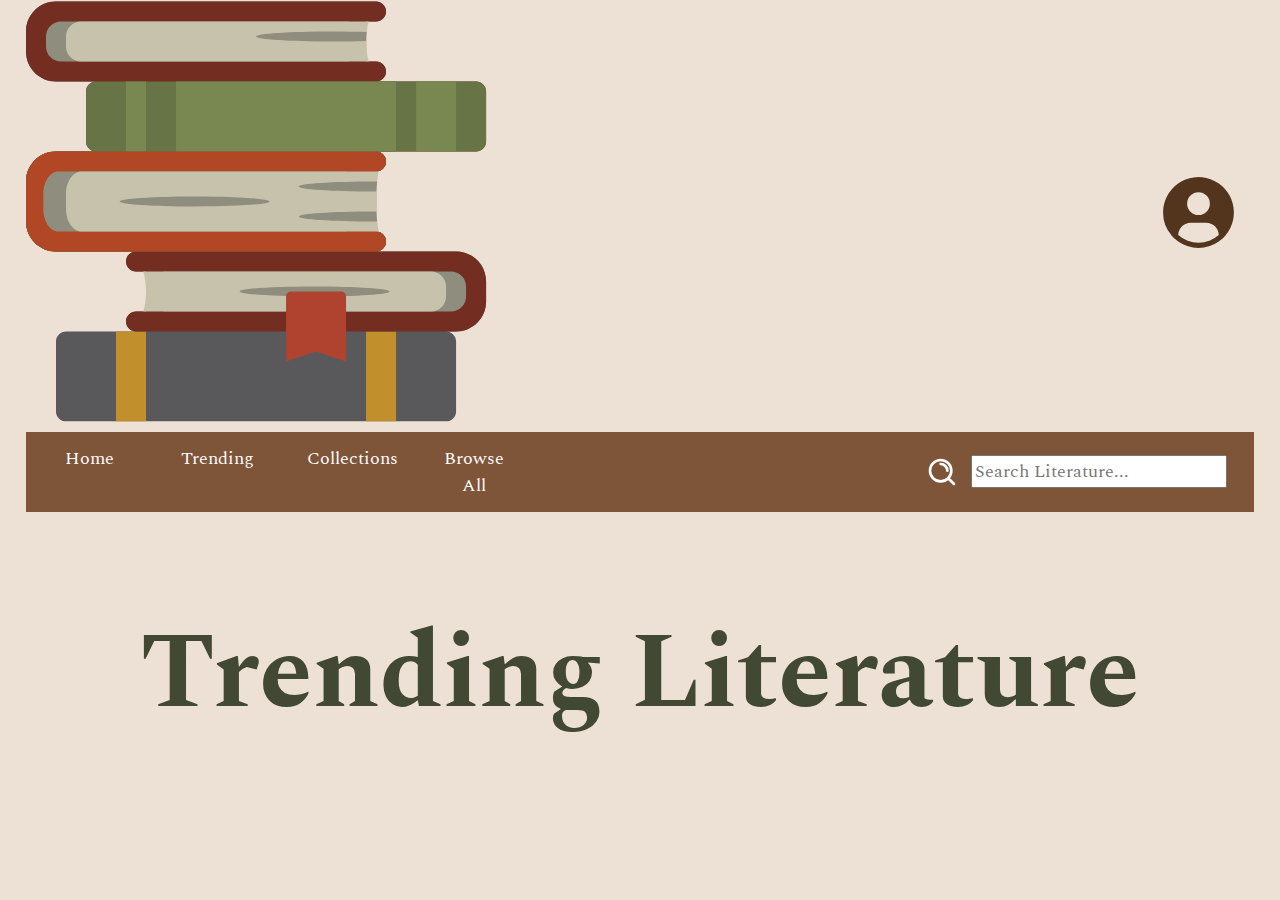
<file: frontend/subpages/trending.html>
<html>

    <head>
        <link rel="stylesheet" href="https://cdn.jsdelivr.net/npm/bootstrap@4.3.1/dist/css/bootstrap.min.css" integrity="sha384-ggOyR0iXCbMQv3Xipma34MD+dH/1fQ784/j6cY/iJTQUOhcWr7x9JvoRxT2MZw1T" crossorigin="anonymous">
        
        <link rel="stylesheet" href="../style.css">

        <link rel="preconnect" href="https://fonts.googleapis.com">
        <link rel="preconnect" href="https://fonts.gstatic.com" crossorigin>
       <link href="https://fonts.googleapis.com/css2?family=Cedarville+Cursive&family=Homemade+Apple&family=Indie+Flower&family=Just+Another+Hand&family=Lato:ital,wght@0,100;0,300;0,400;0,700;0,900;1,100;1,300;1,400;1,700;1,900&family=Pacifico&display=swap" rel="stylesheet">
    </head>

    <body>

        <header>

            <div class="container-fluid aboveNavBar">
                <div class="d-flex justify-content-between align-items-center">

                    <div class="row left-div">
                        <a href="../index.html"><img class="siteLogoImg" src="../images/logo.svg" alt="Logo"></a>
                        <a href="../index.html" class="siteLogoText">TBRd</a>
                    </div>

                    <div class="dropdown d-flex justify-content-center right-div">
                        <button class="unstyled-button" data-toggle="dropdown">
                            <img class="PFPImg" src="../images/loggedOutPFP.svg" alt="pfp">
                        </button>
                        <div class="dropdown-menu text-center">
                            <a class="dropdown-item" href="../userPages/profile.html">My Profile</a>
                            <a class="dropdown-item" href="../userPages/myReads.html">My Reads</a>
                            <a class="dropdown-item" href="../userPages/myCollections.html">My Collections</a>
                            <a class="dropdown-item" href="../userPages/settings.html">User Settings</a>
                            <div class="dropdown-item"> <hr style="background-color: var(--darkBrown);"> </div>
                            <a class="dropdown-item" href="../loginPages/login.html">Login / Create Account</a>
                            <a class="dropdown-item" href="../loginPages/login.html">Logout</a>
                        </div>
                    </div>

                </div>
            </div>

            <nav class="navbar navbar-expand-sm justify-content-center">

                <div class="container-fluid mainNavBar">

                    <div class="row align-items-left">
                        <ul class="navbar-nav">
                            <li class="nav-item">
                                <a href="../index.html">
                                    <button class="navBarTexts">Home</button>
                                </a>
                            </li>
                            <li class="nav-item">
                                <a href="../subpages/trending.html">
                                    <button class="navBarTexts">Trending</button>
                                </a>
                            </li>
                            <li class="nav-item">
                                <a href="../subpages/collections.html">
                                    <button class="navBarTexts">Collections</button>
                                </a>
                            </li>
                            <li class="nav-item">
                                <a href="../subpages/browse.html">
                                    <button class="navBarTexts">Browse All</button>
                                </a>
                            </li>
                        </ul>
                    </div>

                    <div class="d-flex justify-content-between align-items-center">
                        <img src="../images/search.svg" style="height: 3.5vh;">
                        <div class="search-container">
                            <input type="text" placeholder="Search Literature..." name="search" id="searchInput">
                        </div>
                    </div>

                </div>

            </nav>

        </header>

        <section>

            <h1 class="title-text">Trending Literature</h1>

        </section>

        <!-- scripts for bootstrap JS content -->
        <script src="https://code.jquery.com/jquery-3.3.1.slim.min.js" crossorigin="anonymous"></script>
        <script src="https://cdn.jsdelivr.net/npm/popper.js@1.14.7/dist/umd/popper.min.js" crossorigin="anonymous"></script>
        <script src="https://cdn.jsdelivr.net/npm/bootstrap@4.3.1/dist/js/bootstrap.min.js" crossorigin="anonymous"></script>
        
        <!-- Script for searching-->
        <script src="../search.js"></script>

        <!-- Script for checking user login and logout functionality-->
        <script type="module" src="../js/session.js"></script>
    </body>

</html>
</file>
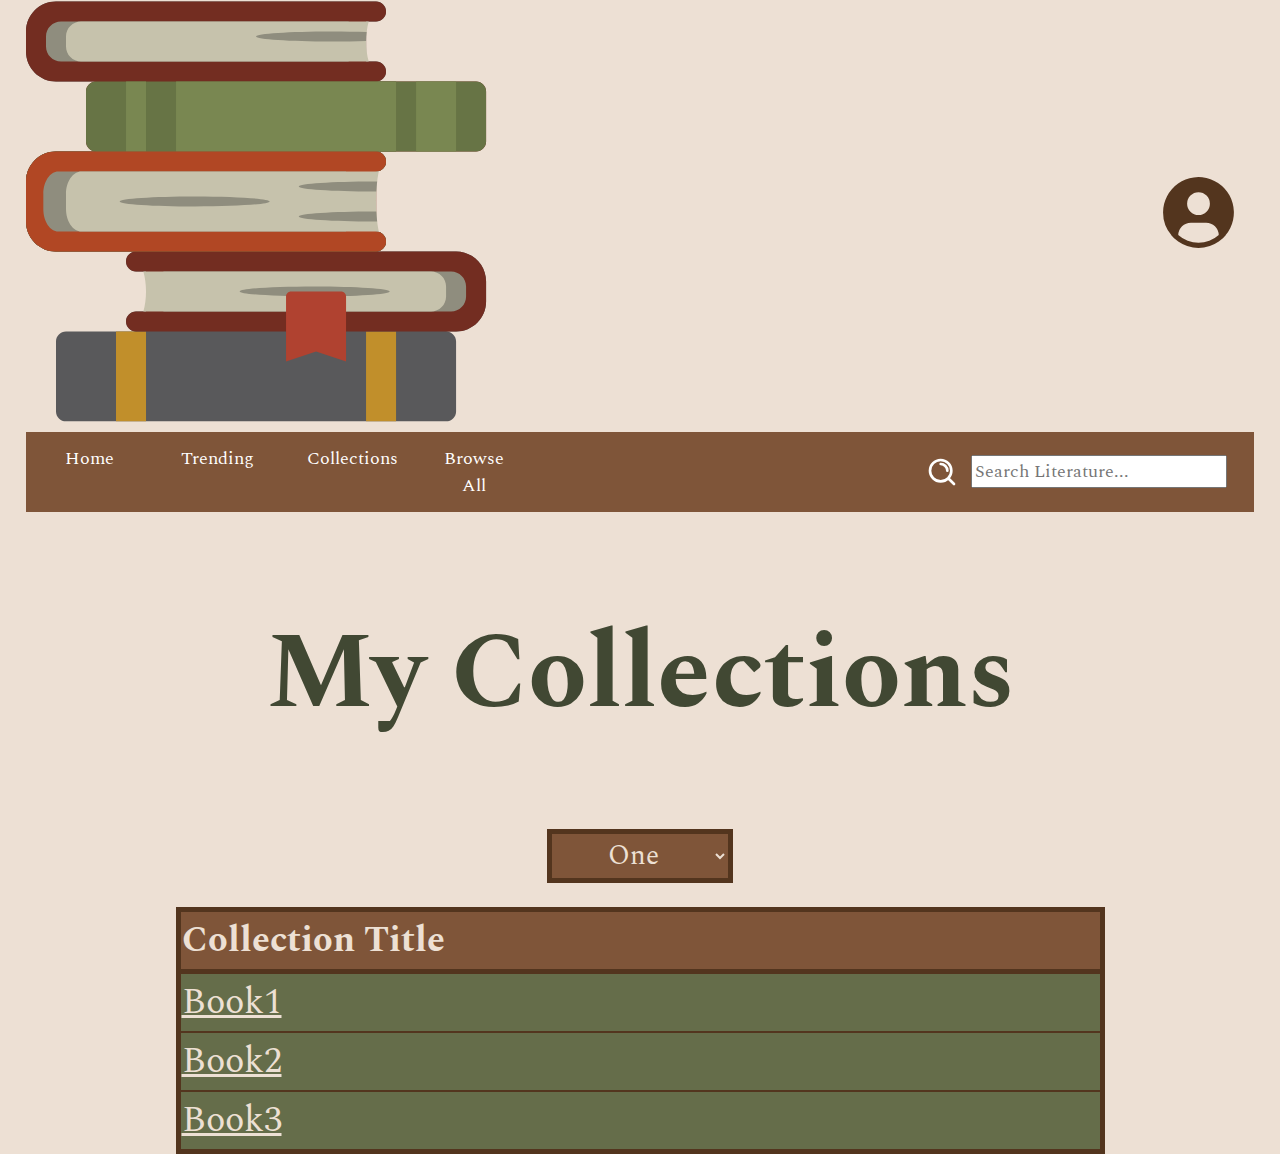
<file: frontend/userPages/myCollections.html>
<html>

    <head>
        <link rel="stylesheet" href="https://cdn.jsdelivr.net/npm/bootstrap@4.3.1/dist/css/bootstrap.min.css" integrity="sha384-ggOyR0iXCbMQv3Xipma34MD+dH/1fQ784/j6cY/iJTQUOhcWr7x9JvoRxT2MZw1T" crossorigin="anonymous">
        
        <link rel="stylesheet" href="../style.css">

        <link rel="preconnect" href="https://fonts.googleapis.com">
        <link rel="preconnect" href="https://fonts.gstatic.com" crossorigin>
       <link href="https://fonts.googleapis.com/css2?family=Cedarville+Cursive&family=Homemade+Apple&family=Indie+Flower&family=Just+Another+Hand&family=Lato:ital,wght@0,100;0,300;0,400;0,700;0,900;1,100;1,300;1,400;1,700;1,900&family=Pacifico&display=swap" rel="stylesheet">
    </head>

    <body>

        <header>

            <div class="container-fluid aboveNavBar">
                <div class="d-flex justify-content-between align-items-center">

                    <div class="row left-div">
                        <a href="../index.html"><img class="siteLogoImg" src="../images/logo.svg" alt="Logo"></a>
                        <a href="../index.html" class="siteLogoText">TBRd</a>
                    </div>

                    <div class="dropdown d-flex justify-content-center right-div">
                        <button class="unstyled-button" data-toggle="dropdown">
                            <img class="PFPImg" src="../images/loggedOutPFP.svg" alt="pfp">
                        </button>
                        <div class="dropdown-menu text-center">
                            <a class="dropdown-item" href="../userPages/profile.html">My Profile</a>
                            <a class="dropdown-item" href="../userPages/myReads.html">My Reads</a>
                            <a class="dropdown-item" href="../userPages/myCollections.html">My Collections</a>
                            <a class="dropdown-item" href="../userPages/settings.html">User Settings</a>
                            <div class="dropdown-item"> <hr style="background-color: var(--darkBrown);"> </div>
                            <a class="dropdown-item" href="../loginPages/login.html">Login / Create Account</a>
                            <a class="dropdown-item" href="../loginPages/login.html">Logout</a>
                        </div>
                    </div>

                </div>
            </div>

            <nav class="navbar navbar-expand-sm justify-content-center">

                <div class="container-fluid mainNavBar">

                    <div class="row align-items-left">
                        <ul class="navbar-nav">
                            <li class="nav-item">
                                <a href="../index.html">
                                    <button class="navBarTexts">Home</button>
                                </a>
                            </li>
                            <li class="nav-item">
                                <a href="../subpages/trending.html">
                                    <button class="navBarTexts">Trending</button>
                                </a>
                            </li>
                            <li class="nav-item">
                                <a href="../subpages/collections.html">
                                    <button class="navBarTexts">Collections</button>
                                </a>
                            </li>
                            <li class="nav-item">
                                <a href="../subpages/browse.html">
                                    <button class="navBarTexts">Browse All</button>
                                </a>
                            </li>
                        </ul>
                    </div>

                    <div class="d-flex justify-content-between align-items-center">
                        <img src="../images/search.svg" style="height: 3.5vh;">
                        <div class="search-container">
                            <input type="text" placeholder="Search Literature..." name="search" id="searchInput">
                        </div>
                    </div>

                </div>

            </nav>

        </header>

        <section>

            <div class="d-flex flex-column align-items-center text-center">
                <div class="sectionContentHolderClear">

                    <h1 class="title-text">My Collections</h1>

                    <select class="collections-dropdown">
                        <option>One</option>
                        <option>Two</option>
                        <option>Three</option>
                    </select>

                    <br><br>

                    <table class="my-collections-reads-table">
                        <tr>
                            <th>Collection Title</th>
                        </tr>
                        <tr>
                            <td>Book1</td>
                        </tr>
                        <tr>
                            <td>Book2</td>
                        </tr>
                        <tr>
                            <td>Book3</td>
                        </tr>
                    </table>
                </div>
            </div>

        </section>

        <!-- scripts for bootstrap JS content -->
        <script src="https://code.jquery.com/jquery-3.3.1.slim.min.js" crossorigin="anonymous"></script>
        <script src="https://cdn.jsdelivr.net/npm/popper.js@1.14.7/dist/umd/popper.min.js" crossorigin="anonymous"></script>
        <script src="https://cdn.jsdelivr.net/npm/bootstrap@4.3.1/dist/js/bootstrap.min.js" crossorigin="anonymous"></script>
        
        <!-- Script for searching-->
        <script src="../search.js"></script>
    </body>

</html>
</file>
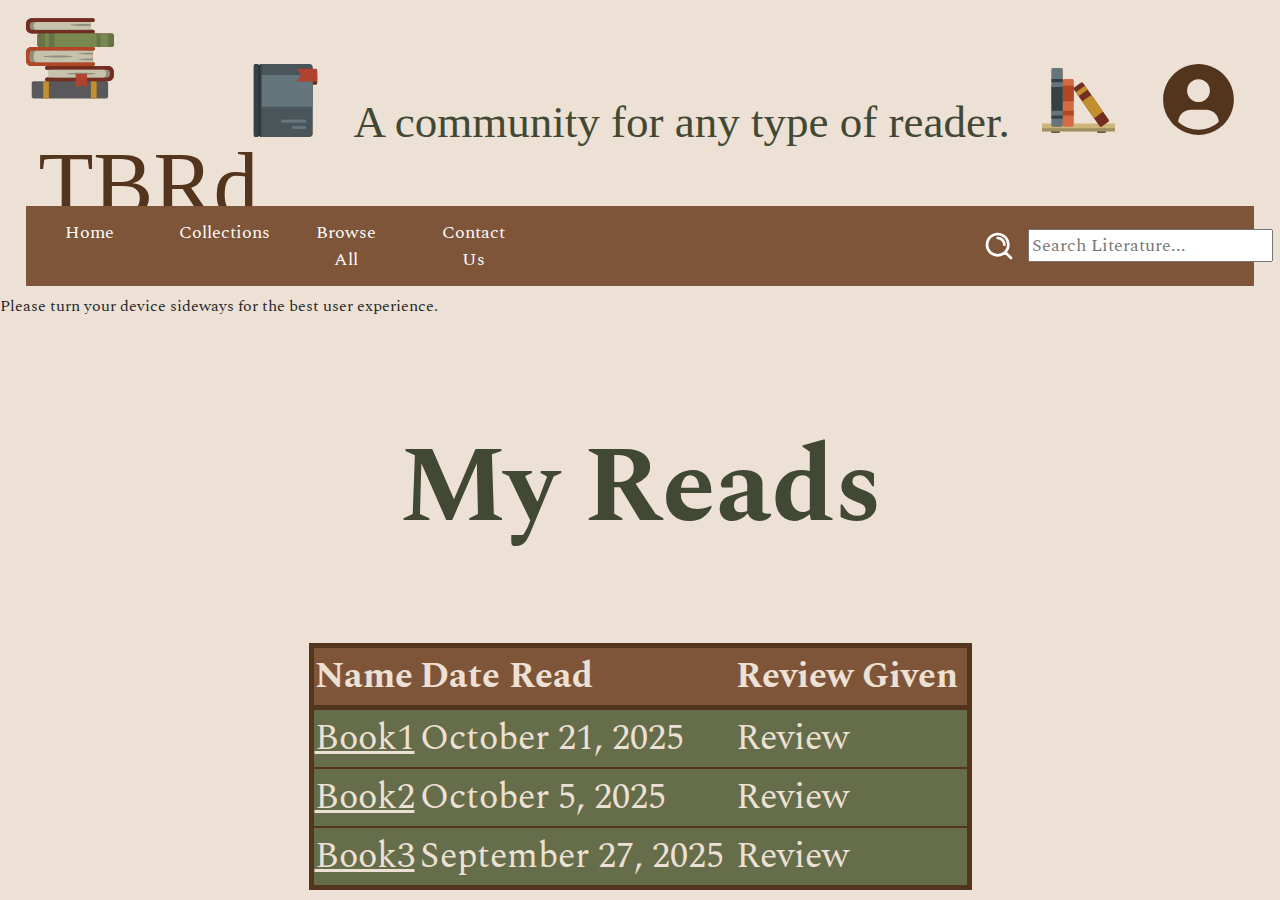
<file: frontend/userPages/myReads.html>
<html>

    <head>
        <link rel="stylesheet" href="https://cdn.jsdelivr.net/npm/bootstrap@4.3.1/dist/css/bootstrap.min.css" integrity="sha384-ggOyR0iXCbMQv3Xipma34MD+dH/1fQ784/j6cY/iJTQUOhcWr7x9JvoRxT2MZw1T" crossorigin="anonymous">
        
        <link rel="stylesheet" href="../style.css">

        <link rel="preconnect" href="https://fonts.googleapis.com">
        <link rel="preconnect" href="https://fonts.gstatic.com" crossorigin>
       <link href="https://fonts.googleapis.com/css2?family=Cedarville+Cursive&family=Homemade+Apple&family=Indie+Flower&family=Just+Another+Hand&family=Lato:ital,wght@0,100;0,300;0,400;0,700;0,900;1,100;1,300;1,400;1,700;1,900&family=Pacifico&display=swap" rel="stylesheet">
    </head>

    <body>

        <header>

            <div class="container-fluid aboveNavBar">
                <div class="d-flex justify-content-between align-items-center">

                    <div class="row left-div">
                        <a href="../index.html"><img class="site-logo-img" src="../images/logo.svg" alt="Logo"></a>
                        <a href="../index.html" class="site-logo-text">TBRd</a>
                    </div>

                    <div class="tagline"> 
                        <img src="../images/taglineLeft.svg" style="height: 90%;">
                        <p style="margin-left: 4%; margin-right: 4%; margin-top: 3%; white-space: nowrap;"> A community for any type of reader. </p>
                        <img src="../images/taglineRight.svg" style="height: 90%;">
                    </div>

                    <div class="dropdown d-flex justify-content-center right-div">
                        <button class="unstyled-button" data-toggle="dropdown">
                            <img class="PFPImg" id="navProfileImg" src="../images/loggedOutPFP.svg" alt="pfp">
                        </button>
                        <div class="dropdown-menu text-center">
                            <a class="dropdown-item" href="../userPages/profile.html">My Profile</a>
                            <a class="dropdown-item" href="../userPages/myReads.html">My Reads</a>
                            <a class="dropdown-item" href="../userPages/myCollections.html">My Collections</a>
                            <a class="dropdown-item" href="../userPages/settings.html">User Settings</a>
                            <div class="dropdown-item"> <hr style="background-color: var(--darkBrown);"> </div>
                            <a class="dropdown-item" href="../loginPages/login.html">Login / Create Account</a>
                            <a class="dropdown-item" href="../loginPages/login.html">Logout</a>
                        </div>
                    </div>

                </div>
            </div>

            <nav class="navbar navbar-expand-sm justify-content-center">

                <div class="container-fluid mainNavBar">

                    <div class="row align-items-left">
                        <ul class="navbar-nav">
                            <li class="nav-item">
                                <a href="../index.html">
                                    <button class="navBarTexts">Home</button>
                                </a>
                            </li>
                            <li class="nav-item">
                                <a href="../subpages/collections.html">
                                    <button class="navBarTexts">Collections</button>
                                </a>
                            </li>
                            <li class="nav-item">
                                <a href="../subpages/browse.html">
                                    <button class="navBarTexts">Browse All</button>
                                </a>
                            </li>
                            <li class="nav-item">
                                <a href="../subpages/contactUs.html">
                                    <button class="navBarTexts">Contact Us</button>
                                </a>
                            </li>
                        </ul>
                    </div>

                    <form class="d-flex justify-content-between align-items-center" style="margin: 0;">
                        <button type="submit" class="unstyled-button"> <img src="../images/search.svg" style="height: 3.5vh;"> </button>
                        <input type="text" placeholder="Search Literature..." name="search" id="searchInput">
                    </form>

                </div>

            </nav>

        </header>

        <!-- message to warn mobile users to turn their phone for best user experience -->
        <div class="portraitWarning">
            <p>Please turn your device sideways for the best user experience.</p>
        </div>

        <section>

            <div class="d-flex flex-column align-items-center text-center">
                <div class="sectionContentHolderClear">

                    <h1 class="title-text">My Reads</h1>

                    <table class="my-collections-reads-table">
                        <tr>
                            <th>Name</th>
                            <th>Date Read</th>
                            <th>Review Given</th>
                        </tr>
                        <tr>
                            <td>Book1</td>
                            <td>October 21, 2025</td>
                            <td>Review</td>
                        </tr>
                        <tr>
                            <td>Book2</td>
                            <td>October 5, 2025</td>
                            <td>Review</td>
                        </tr>
                        <tr>
                            <td>Book3</td>
                            <td>September 27, 2025</td>
                            <td>Review</td>
                        </tr>
                    </table>

                </div>
            </div>
        </section>

        <!-- scripts for bootstrap JS content -->
        <script src="https://code.jquery.com/jquery-3.3.1.slim.min.js" crossorigin="anonymous"></script>
        <script src="https://cdn.jsdelivr.net/npm/popper.js@1.14.7/dist/umd/popper.min.js" crossorigin="anonymous"></script>
        <script src="https://cdn.jsdelivr.net/npm/bootstrap@4.3.1/dist/js/bootstrap.min.js" crossorigin="anonymous"></script>

        <!-- Script for searching-->
        <script src="../js/search.js"></script>

        <!-- Script for checking user login and logout functionality-->
        <script type="module" src="../js/session.js"></script>

        <!-- Script for settings changes -->
        <script type="module" src="../js/settings.js"></script>
    </body>

</html>
</file>
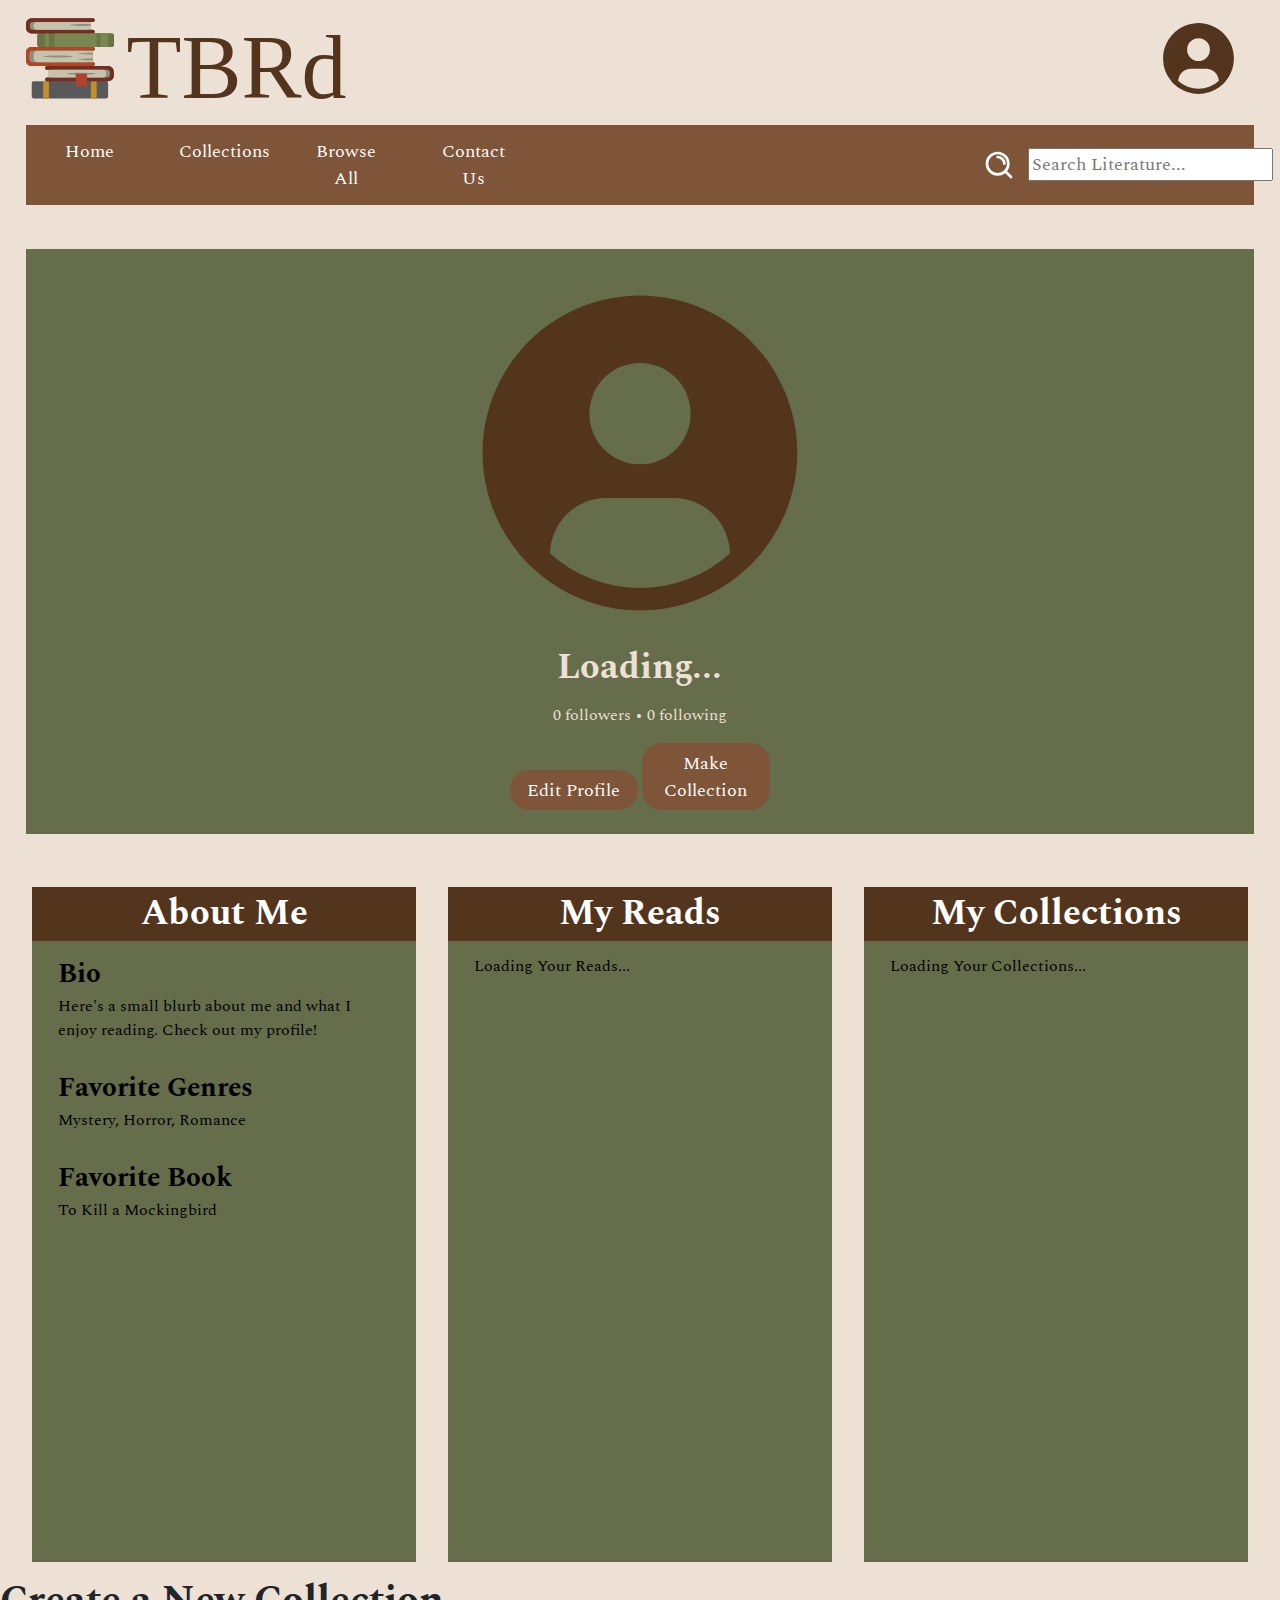
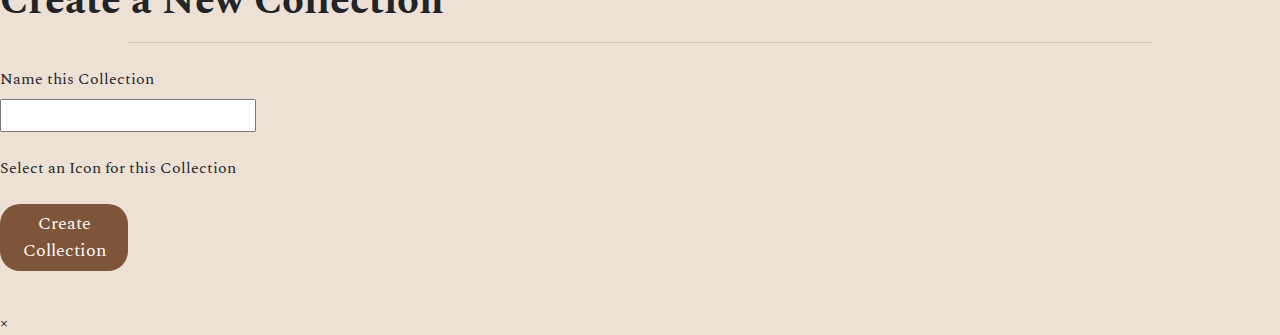
<file: frontend/userPages/profile.html>
<html>

    <head>
        <link rel="stylesheet" href="https://cdn.jsdelivr.net/npm/bootstrap@4.3.1/dist/css/bootstrap.min.css" integrity="sha384-ggOyR0iXCbMQv3Xipma34MD+dH/1fQ784/j6cY/iJTQUOhcWr7x9JvoRxT2MZw1T" crossorigin="anonymous">
        
        <link rel="stylesheet" href="../style.css">

        <link rel="preconnect" href="https://fonts.googleapis.com">
        <link rel="preconnect" href="https://fonts.gstatic.com" crossorigin>
       <link href="https://fonts.googleapis.com/css2?family=Cedarville+Cursive&family=Homemade+Apple&family=Indie+Flower&family=Just+Another+Hand&family=Lato:ital,wght@0,100;0,300;0,400;0,700;0,900;1,100;1,300;1,400;1,700;1,900&family=Pacifico&display=swap" rel="stylesheet">
    </head>

    <body>

        <header>

            <div class="container-fluid aboveNavBar">
                <div class="d-flex justify-content-between align-items-center">

                    <div class="row left-div">
                        <a href="../index.html"><img class="site-logo-img" src="../images/logo.svg" alt="Logo"></a>
                        <a href="../index.html" class="site-logo-text">TBRd</a>
                    </div>

                    <div class="dropdown d-flex justify-content-center right-div">
                        <button class="unstyled-button" data-toggle="dropdown">
                            <img class="PFPImg" id="navProfileImg" src="../images/loggedOutPFP.svg" alt="pfp">
                        </button>
                        <div class="dropdown-menu text-center">
                            <a class="dropdown-item" href="../userPages/profile.html">My Profile</a>
                            <a class="dropdown-item" href="../userPages/myReads.html">My Reads</a>
                            <a class="dropdown-item" href="../userPages/myCollections.html">My Collections</a>
                            <a class="dropdown-item" href="../userPages/settings.html">User Settings</a>
                            <div class="dropdown-item"> <hr style="background-color: var(--darkBrown);"> </div>
                            <a class="dropdown-item" href="../loginPages/login.html">Login / Create Account</a>
                            <a class="dropdown-item" href="../loginPages/login.html">Logout</a>
                        </div>
                    </div>

                </div>
            </div>

            <nav class="navbar navbar-expand-sm justify-content-center">

                <div class="container-fluid mainNavBar">

                    <div class="row align-items-left">
                        <ul class="navbar-nav">
                            <li class="nav-item">
                                <a href="../index.html">
                                    <button class="navBarTexts">Home</button>
                                </a>
                            </li>
                            <li class="nav-item">
                                <a href="../subpages/collections.html">
                                    <button class="navBarTexts">Collections</button>
                                </a>
                            </li>
                            <li class="nav-item">
                                <a href="../subpages/browse.html">
                                    <button class="navBarTexts">Browse All</button>
                                </a>
                            </li>
                            <li class="nav-item">
                                <a href="../subpages/contactUs.html">
                                    <button class="navBarTexts">Contact Us</button>
                                </a>
                            </li>
                        </ul>
                    </div>

                    <form class="d-flex justify-content-between align-items-center" style="margin: 0;">
                        <button type="submit" class="unstyled-button"> <img src="../images/search.svg" style="height: 3.5vh;"> </button>
                        <input type="text" placeholder="Search Literature..." name="search" id="searchInput">
                    </form>

                </div>

            </nav>

        </header>

        <section>

            <div class="d-flex flex-column align-items-center text-center mt-4">
                <div class="section-content-holder-green p-4">
                    <img id="profileAvatar" src="../images/loggedOutPFP.svg" class="userPFP mb-2">
                    <div id="profileUsername" class="userName">Loading...</div>
                    <div id="profileCreatedAt"></div>
                    <div id="followInfo" class="mt-2">
                        <span id="followerCount">0 followers</span> • <span id="followingCount">0 following</span>
                    </div>
                    <button id="followBtn" class="main-button-brown-xsmall mt-3" style="display:none;">Follow</button>
                    <button id="editProfileBtn" class="main-button-brown-small mt-3">Edit Profile</button>
                    <button id="makeCollection" class="main-button-brown-small mt-3 openReviewPopup">Make Collection</button>
                </div>
            </div>

            <!-- Editable profile modal -->
            <div class="modal fade" id="editProfileModal" tabindex="-1" role="dialog" aria-labelledby="editProfileModalLabel" aria-hidden="true">
                <div class="modal-dialog modal-dialog-centered" role="document">
                    <div class="modal-content p-4">
                        <h5 class="modal-title mb-3" id="editProfileModalLabel">Edit Your Profile</h5>
                        <label>Bio</label>
                        <textarea id="bioInput" class="form-control mb-2"></textarea>
                        <label>Favorite Genres</label>
                        <input id="genresInput" type="text" class="form-control mb-2" placeholder="e.g., Mystery, Horror, Romance">
                        <label>Favorite Book</label>
                        <input id="bookInput" type="text" class="form-control mb-3" placeholder="e.g., To Kill a Mockingbird">
                        <label>Choose a Profile Picture</label>
                        <div id="avatarOptions" class="d-flex flex-wrap justify-content-center mb-3"></div>
                        <button id="saveProfileBtn" class="btn btn-success">Save Changes</button>
                    </div>
                </div>
            </div>

            <div class="d-flex flex-wrap justify-content-center text-center mt-4">

                <span class="third-section-brown m-3">
                    <div class="third-section-topper-brown">About Me</div>
                    <div class="third-section-text">
                        <div style="font-weight: bold; font-size: 3vh;">Bio</div>
                        <div id="profileBio">Here's a small blurb about me and what I enjoy reading. Check out my profile!</div>
                    </div>
                    <div class="third-section-text">
                        <div style="font-weight: bold; font-size: 3vh;">Favorite Genres</div>
                        <div id="profileGenres">Mystery, Horror, Romance</div>
                    </div>
                    <div class="third-section-text">
                        <div style="font-weight: bold; font-size: 3vh;">Favorite Book</div>
                        <div id="profileBook">To Kill a Mockingbird</div>
                    </div>
                </span>

                <span class="third-section-brown m-3">
                    <div class="third-section-topper-brown">My Reads</div>
                    <div id="profileReads" class="third-section-text">Loading Your Reads...</div>
                </span>

                <span class="third-section-brown m-3">
                    <div class="third-section-topper-brown">My Collections</div>
                    <div id="profileCollections" class="third-section-text">Loading Your Collections...</div>
                </span>
            </div>

            <div id="popupBackdrop" class="popupBackdrop"></div>
            <div id="popupReview" class="popupReview">
                <div class="popup-contentReview">
                    <h1 style="font-weight: bold;" id="reviewTitle">Create a New Collection</h1>
                    <hr style="background-color: var(--offWhite); width: 80%;" class="mb-4">
                    <form>  
                        <fieldset>
                            <label> Name this Collection </label> <br>
                            <input type="text" style="margin-left: 0;"> 
                        </fieldset> <br>
                        <fieldset>
                            <label> Select an Icon for this Collection </label>
                            <div id="iconOptions" class="d-flex flex-wrap justify-content-left mb-3"></div> 
                        </fieldset>
                        <button type="submit" class="main-button-brown-small mb-4" id="submitReview">Create Collection</button>
                    </form>
                </div>
                <span class="closeReview">&times;</span>
            </div>
        </section>

        <!-- scripts for bootstrap JS content -->
        <script src="https://code.jquery.com/jquery-3.3.1.slim.min.js" crossorigin="anonymous"></script>
        <script src="https://cdn.jsdelivr.net/npm/popper.js@1.14.7/dist/umd/popper.min.js" crossorigin="anonymous"></script>
        <script src="https://cdn.jsdelivr.net/npm/bootstrap@4.3.1/dist/js/bootstrap.min.js" crossorigin="anonymous"></script>

        <!-- Script for searching-->
        <script src="../search.js"></script>

        <!-- Script for checking user login and logout functionality-->
        <script type="module" src="../js/session.js"></script>

        <!-- Profile Script-->
        <script type="module" src="../js/profile.js"></script>
    </body>

</html>
</file>
<file: frontend/style.css>
@import url('https://fonts.googleapis.com/css2?family=Cedarville+Cursive&family=Cormorant+Infant:ital,wght@0,300..700;1,300..700&family=Homemade+Apple&family=Indie+Flower&family=Just+Another+Hand&family=Lato:ital,wght@0,100;0,300;0,400;0,700;0,900;1,100;1,300;1,400;1,700;1,900&family=Merriweather:ital,opsz,wght@0,18..144,300..900;1,18..144,300..900&family=Pacifico&family=Spectral:ital,wght@0,200;0,300;0,400;0,500;0,600;0,700;0,800;1,200;1,300;1,400;1,500;1,600;1,700;1,800&display=swap');

/* VARIABLES =====================================================================================================================| */
:root {
  --brown: #7F5539;
  --lightBrown: #A68A64;
  --darkBrown: #53351e;
  --offWhite: #EDE0D4;
  --green: #656D4A;
  --darkGreen: #414833;

  --generalFont: "Spectral", serif;
  --dyslexiaFriendlyFont: Arial, Helvetica, sans-serif;
}


/* BASIC STYLING =====================================================================================================================| */
body, html {
    font-family: var(--generalFont);
    background-color: var(--offWhite);
}
* {
    font-family: inherit;
}
a, a:hover {
    color: var(--offWhite);
}
.flexBottom {
    margin-top: auto;
}
form {
    width: 20vw;
}
form .form-control {
    margin-left: 0;  
}
input {
    width: 20vw;
    font-size: 2vh;
    margin-right: 1vw; margin-left: 1vw;
}
input[type=checkbox] {
    width: 1vw;
    font-size: 2vh;
    margin-right: 0; margin-left: 0;
}


/* GENERAL SECTIONS =====================================================================================================================| */
.section-content-holder-clear {
    width: 96vw;
}
.section-content-holder-green {
    width: 96vw;
    background-color: var(--green);
    padding: 2vw;
    margin-top: 1vw; margin-bottom: 1vw;
    color: var(--offWhite);
}
.third-section-topper-brown {
    background-color: var(--darkBrown);
    font-size: 4vh;
    font-weight: bold;
    color: white;
    text-align: center;
    position: sticky;
    top: 0;
    left: 0;
    z-index: 2;
}
.third-section-brown {
    width: 30vw;
    margin-left: 2vw; margin-right: 2vw;
    margin-top: 1vw; margin-bottom: 1vw;
    background-color: var(--green);
    color: black;
    text-align: left;
    overflow-y: auto;
    height: 75vh;
}
.third-section-dark-brown {
    width: 30vw;
    margin-left: 2vw; margin-right: 2vw;
    margin-top: 1vw; margin-bottom: 1vw;
    background-color: var(--brown);
}
.third-section-text {
    padding-left: 2vw; padding-right: 2vw;
    padding-top: 1vw; padding-bottom: 1vw;
}


/* GENERAL BUTTONS =====================================================================================================================| */
.main-button-brown {
    width: 35vw;
    margin: 1vw;
    padding: 0.5vw;
    background: var(--brown);
    border-radius: 25px;
    border: none;
    color: white;
    font-size: 2.5vh; 
}
.main-button-brown-small {
    width: 10vw;
    padding: 0.5vw;
    background: var(--brown);
    border-radius: 20px;
    border: none;
    color: white;
    font-size: 2vh; 
}
.main-button-brown-xsmall {
    width: fit-content;
    padding: 0.5vw;
    background: var(--brown);
    border-radius: 20px;
    border: none;
    color: white;
    font-size: 1.5vh; 
}
.main-button-brown-xsmall:hover {
    background: var(--darkBrown);
}
.main-button-brown-xsmall:focus {
    outline: none; /* removes small border */
    box-shadow: none;
}
.main-button-brown-small:hover {
    background: var(--darkBrown);
}
.main-button-brown-small:focus {
    outline: none; /* removes small border */
    box-shadow: none;
}
.main-button-brown:hover {
    background: var(--darkBrown);
}
.main-button-brown:focus {
    outline: none; /* removes small border */
    box-shadow: none;
}


/* STYLING ABOVE NAV BAR =====================================================================================================================| */
.site-logo-img {
    height: 9vh;
    margin-top: 2vh; margin-bottom: 2vh; 
}
.PFPImg {
    height: 9vh;
    margin-top: 2vh; margin-bottom: 2vh;
}
.site-logo-text {
    height: 9vh;
    font-family: "Just Another Hand", cursive;
    font-weight: 400;
    font-style: normal;
    font-size: 10vh;
    color: var(--darkBrown);
    margin-left: 1vw;
}
.site-logo-text:hover {
    color: inherit;
    text-decoration: none;
}
.aboveNavBar {
    width: 96vw;
}
.tagline {
    height: 9vh;
    font-size: 5vh;
    font-family: "Just Another Hand", cursive;
    color: var(--darkGreen);
    display: flex;
    flex-direction: row;
    width: auto;
    margin-top: 1%;
    margin-right: 9%;
}


/* NAV BAR =====================================================================================================================| */
.mainNavBar {
    width: 96vw;
    background-color: var(--brown);
}
.navBarTexts {
    background-color: var(--brown);
    border: none;
    padding-left: 2vw; padding-right: 2vw; 
    padding-top: 1vw; padding-bottom: 1vw; 
    color: white;
    font-size: 2vh;
    width: 10vw;
}
.navBarTexts:hover {
    background-color: var(--darkBrown);
}
.navBarTexts:focus {
    outline: none; /* removes small border */
}


/* HOME PAGE =====================================================================================================================| */
.title-text {
    color: var(--darkGreen);
    text-align: center;
    font-weight: bold;
    font-size: 12vh;
    margin: 10vh;
}
.sub-title-text {
    color: var(--darkGreen);
    text-align: center;
    font-size: 5vh;
    margin: 8vh;
}
.paragraph-text {
    color: var(--darkBrown);
    text-align: center;
}
.button-text {
    text-align: center;
    font-weight: bold;
    font-size: 5vh;
}

/* DROPDOWN MENU =====================================================================================================================| */
.dropdown-menu {
    left: 0% !important;
    transform: translateX(-60%) !important; /* this and above line cause it to center with above button */
    top: 85% !important; /* bring close to bottom of button */
    width: fit-content;
}
.unstyled-button {
    background: none;
    border: none;
    padding: 0;
    margin: 0;
}
.unstyled-button:focus {
    outline: none; /* removes small border */
    box-shadow: none;
}
.dropdown-menu {
    border-color: var(--darkBrown) !important;
}
.dropdown-item {
    color: var(--darkBrown) !important;
    font-weight: bold !important;
    text-align: left !important;
}
.short-line {
    width: 50%;
}


/* USER PROFILE =====================================================================================================================| */
.userPFP {
    width: 40vh;
    align-content: center;
}
.userName {
    color: var(--offWhite) !important;
    font-size: 4vh;
    text-align: center;
    font-weight: bold;
}
.avatar-option {
    width: 60px;
    height: 60px;
    margin: 5px;
    border: 2px solid transparent;
    border-radius: 50%;
    cursor: pointer;
    transition: transform 0.15s ease, border 0.15s ease;
}
.avatar-option:hover {
    transform: scale(1.1);
}
.avatar-option.selected {
    border-color: #654321;
}
.icon-option {
    width: 5vw;
    padding: 1vh;
    margin: 1vh;
    border: 0.5vh solid transparent;
    border-radius: 5%;
    cursor: pointer;
    transition: transform 0.15s ease, border 0.15s ease;
}
.icon-option:hover {
    transform: scale(1.1);
}
.icon-option.selected {
    border-color: #654321;
}
.userLabel {
    color: var(--offWhite);
    font-weight: bold; 
    font-size: 3vh;
    padding-top: 2%; padding-bottom: 2%;
}
.userDesc {
    color: var(--offWhite);
    font-size: 1.5vh;
}


/* MY COLLECTIONS + MY READS =====================================================================================================================| */
.my-collections-reads-table {
    width: 100%;
    color: var(--offWhite);
    font-size: 4vh;
    border: 5px solid var(--darkBrown);
}
.my-collections-reads-table th {
    background-color: var(--brown);
    border-bottom: 5px solid var(--darkBrown);
}
 .my-collections-reads-table td {
    background-color: var(--green);
    border-bottom: 2px solid var(--darkBrown);
 }
.my-collections-reads-table td:first-child {
    text-decoration: underline;
}
.collections-dropdown {
    width: 20%;
    background-color: var(--brown);
    color: var(--offWhite);
    font-size: 3vh;
    text-align: center;
    border: 5px solid var(--darkBrown);
}


/* LOGIN =====================================================================================================================| */
.login-container {
    display: flex;
    flex-direction: row;
    background-color: var(--green);
    align-items: center;
    justify-content: center;
    width: 30vw;
    color: var(--offWhite);
    font-size: 1vw;
    padding: 2vw;
    
}
.login-container label {
    font-weight: bold;
}
.login-title {
    color: var(--darkGreen);
    text-align: center;
    font-size: 5vh;
    margin: 4vh;
    font-weight: bold;
}


/* COLLECTIONS PAGE =====================================================================================================================| */
.collection {
    display: grid;
    grid-template-columns: 1fr 4.5fr 1.5fr;
    background-color: var(--lightBrown);
    padding: 3vh;
    column-gap: 2vh;
}
.innerCollectionLit {
    display: grid;
    grid-template-columns: 1fr 6fr;
    background-color: var(--lightBrown);
    width: 90%;
    padding: 1%;
    align-items: center;
    border-style: solid;
    border-color: var(--brown);
    border-width: 0.5vh;
    margin: 1vh;
}
.innerCollectionLitImg {
    width: 5vw;
}


/* BROWSE PAGE =====================================================================================================================| */
.browserContainer {
    display: grid;
    grid-template-columns: 1fr 3fr;
    gap: 2vh;
}
.filter {
    display: flex;
    align-items: center;
    flex-direction: column;
    grid-row-start: 1;
    grid-row-end: 2;
    background-color: var(--green);
    padding: 3vh;
    color: var(--offWhite);
    height: 100%;
}
.filterTitle {
    font-size: 3vh;
    font-weight: bold;
}
.filter form {
    text-align: left;
}
.filter form fieldset label {
    font-size: 2vh;
    font-weight: bold;
}
.lit {
    display: grid;
    grid-template-columns: 1fr 4.5fr 1.5fr;
    background-color: var(--lightBrown);
    padding: 3vh;
    column-gap: 2vh;
}
#results > div {
    display: flex;
    flex-direction: column;
    gap: 2vh; 
} 
.coverImgContainer {
    display: grid;
    width: fit-content;
    justify-content: center;
    grid-row-start: 1;
    grid-row-end: 5;
}
.coverImage {
    width: 20vh;
}
.litTitle {
    font-size: 3vh;
    font-weight: bold;
    text-align: left;
    color: var(--darkBrown);
}
.litAuthor {
    font-size: 2vh;
    text-align: left;
    grid-row: 2;
    color: var(--darkBrown);
}
.litRating {
    font-size: 2vh;
    grid-row: 4;
    text-align: left;
    color: var(--darkBrown);
}
.iconsContainer {
    display: flex;
    grid-row: 1;
    grid-column: 3;
    justify-content: right;
    gap: 3vh;
}
.icon {
    width: 5vh;
}


/* CONTACT US =====================================================================================================================| */
.contactForm {
    text-align: left;
    color: var(--offWhite);
    font-weight: bold;
    font-size: 2vh;
    padding-left: 5vw; padding-right: 5vw;
    padding-top: 2vw; padding-bottom: 2vw;
    width: 100%;
}
.contactForm fieldset {
    margin: 1vw;
}


/* POPUP GENERAL =====================================================================================================================| */
.popupBackdrop {
    display: none;
    position: fixed;
    top: 0;
    left: 0;
    width: 100vw;
    height: 100vh;
    background-color: rgba(0, 0, 0, 0.5); 
    z-index: 9999; 
}
.popup {
    display: none; 
    background-color: var(--darkGreen);
    justify-content: center;
    align-items: center;
    width: 60vw;
    height: 70vh;
    border-style: solid;
    border-width: 1vh;
    border-color: var(--darkBrown);
    border-radius: 12px;
    box-shadow: 0 4px 10px rgba(0, 0, 0, 0.3);
    grid-template-columns: 0.5fr 15fr 0.5fr;
    grid-template-rows: 100%;
    z-index: 10000;
    position: fixed;
    top: 50%;         
    left: 50%;
    transform: translate(-50%, -50%);
}
.close {
    font-size: 1.5rem;
    cursor: pointer;
    grid-column: 3;
    height: 100%;
    text-align: right;
    padding-right: 0.75vh;
    color: white;
    z-index: 10000; 
}
.close:hover {
    color: white;
}

/* POPUP SPECIFICS =====================================================================================================================| */
.popupContentReview {
    display: none;
    flex-direction: column;
    align-items: center;
    background-color: var(--green);
    grid-column: 2;
    height: 100%;
    overflow-y: auto;
    color: var(--offWhite);
    z-index: 10000;
    padding: 2%;         
    justify-content: flex-start; 
    text-align: center;
}
.popupContentReview form {
    width: 80%;
    align-items: left;
    text-align: left;
}
.popupContentCollection {
    display: none;
    flex-direction: column;
    align-items: center;
    background-color: var(--green);
    grid-column: 2;
    height: 100%;
    overflow-y: auto;
    color: var(--offWhite);
    z-index: 10000;
    padding: 2%;         
    justify-content: flex-start; 
    text-align: center;
}
.popupContentCollection form {
    width: 80%;
    align-items: left;
    text-align: left;
}
.collectionContainer {
    display: flex;
    flex-direction: row;
    background-color: var(--lightBrown);
    width: 100%;
    padding: 0.5%;
    align-items: center;
    border-style: solid;
    border-color: var(--brown);
    border-width: 0.5vh;
    margin: 1vh;
}
.collectionContainer:focus {
    border-color: var(--darkBrown);
}
.collectionImg {
    width: 4vw;
    margin: 1vw;
}
.collectionTitle {
    color: var(--darkBrown);
    font-weight: bold;
    font-size: 3vh;
}
.collectionSelection {
    transform: scale(1.5);
    accent-color: var(--darkBrown);
    margin-left: 1vh;
}
.popupContentViewReviews {
    display: none;
    flex-direction: column;
    align-items: center;
    background-color: var(--green);
    grid-column: 2;
    height: 100%;
    overflow-y: auto;
    color: var(--offWhite);
    z-index: 10000;
    padding: 2%;         
    justify-content: flex-start; 
    text-align: center;
}
.reviewContainer {
    display: flex;
    flex-direction: column;
    background-color: var(--lightBrown);
    width: 80%;
    padding: 1%;
    align-items: left;
    border-style: solid;
    border-color: var(--brown);
    border-width: 0.5vh;
    margin: 1vh;
    text-align: left;
}
.reviewRating {
    font-size: 3vh;
}


/* STAR RATING SYSTEM =====================================================================================================================| */
.stars {
    display: inline-flex;
    flex-direction: row-reverse;
    justify-content: center;
    position: relative;
    color: var(--offWhite);
    /* margin-top: -2%; margin-bottom: -2%; */
}
.starsFull {
    display: inline-flex;
    flex-direction: row-reverse;
    justify-content: center;
    position: relative;
    color: var(--darkBrown);
}
.stars input {
    display: none;
}
.stars label {
    color: var(--lightBrown);
    cursor: pointer;
    transition: color 0.2s;
}
.stars label:hover,
.stars label:hover ~ label {
    color: var(--darkBrown);
}
.stars input:checked ~ label {
    color: var(--darkBrown);
}
.stars::before {
  content: "★★★★★";
  position: absolute;
  inset: 0;
  width: var(--percent, 0%);
  overflow: hidden;
  color: var(--darkBrown);
  pointer-events: none;
}

/* SETTINGS PAGE =====================================================================================================================| */
.settingsSection {
    width: 100%;
    display: grid;
    gap: 2vh;
    grid-template-columns: 1.5fr 6fr;
    text-align: left;
}
.settingsCategories {
    background-color: var(--green);
    color: var(--offWhite);
    position: sticky;
    top: 0;
    height: 100%;
    padding-left: 1vw; padding-right: 1vw;
}
.sectionCategoriesContainer {
    position: sticky;
    top: 0;
    height: fit-content;
    padding-top: 1vw;
}
.settingsCategories h1 {
    font-size: 3vh;
    font-weight: bold;
}
.settingsCategories h2 {
    font-size: 2vh;
    font-weight: bold;
    margin-top: 2vh; margin-bottom: 2vh;
}
.settingsValues {
    background-color: var(--lightBrown);
    padding: 1vw;
    color: var(--darkBrown);
}
.settingsValues form {
    width: 100%;
}
.settingsValues form label {
    font-weight: bold;
    margin-top: 1vw; margin-bottom: 0.5vw;
}
.settingsValues fieldset {
    margin-top: 1vw;
}
.pfpContainer {
    display: flex;
    flex-direction: row;
    width: 100%;
    flex-wrap: wrap;
}
.settingsValues h1 {
    font-size: 2vh;
    font-weight: bold;
}
.buttonPFP {
    background: none;
    border-style: solid;
    border-color: rgba(255, 255, 255, 0);
    border-radius: 25px;
    border-width: 0.5vh;
    padding: 0;
    margin-top: 1vh; margin-bottom: 1vh; margin-right: 1vh;
}
.buttonPFP img {
    width: 8vw;
    margin: 1vh;
}
.buttonPFP:focus {
    outline: none; 
    box-shadow: none;
    border-style: solid;
    border-color: var(--darkBrown);
}
.buttonPFP:hover {
    outline: none; 
    box-shadow: none;
    border-style: solid;
    border-color: var(--darkBrown);
}
</file>
